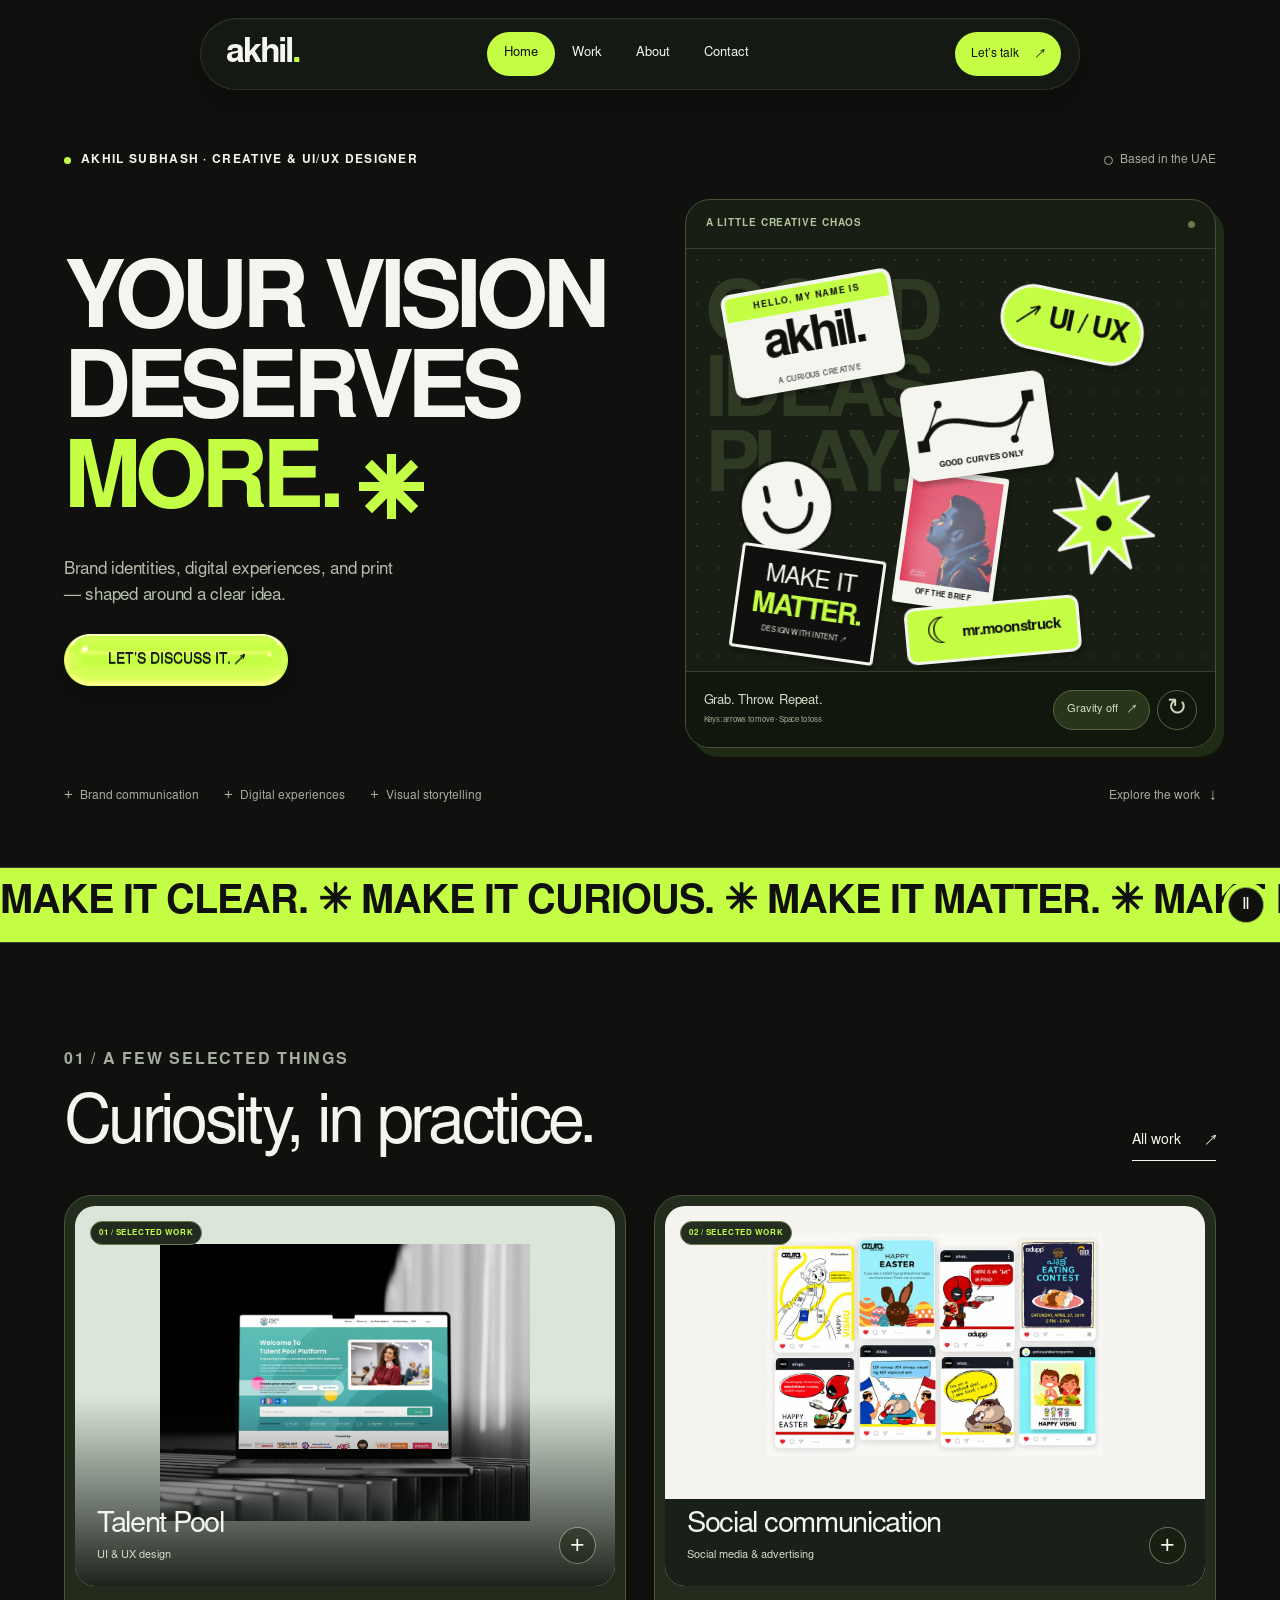
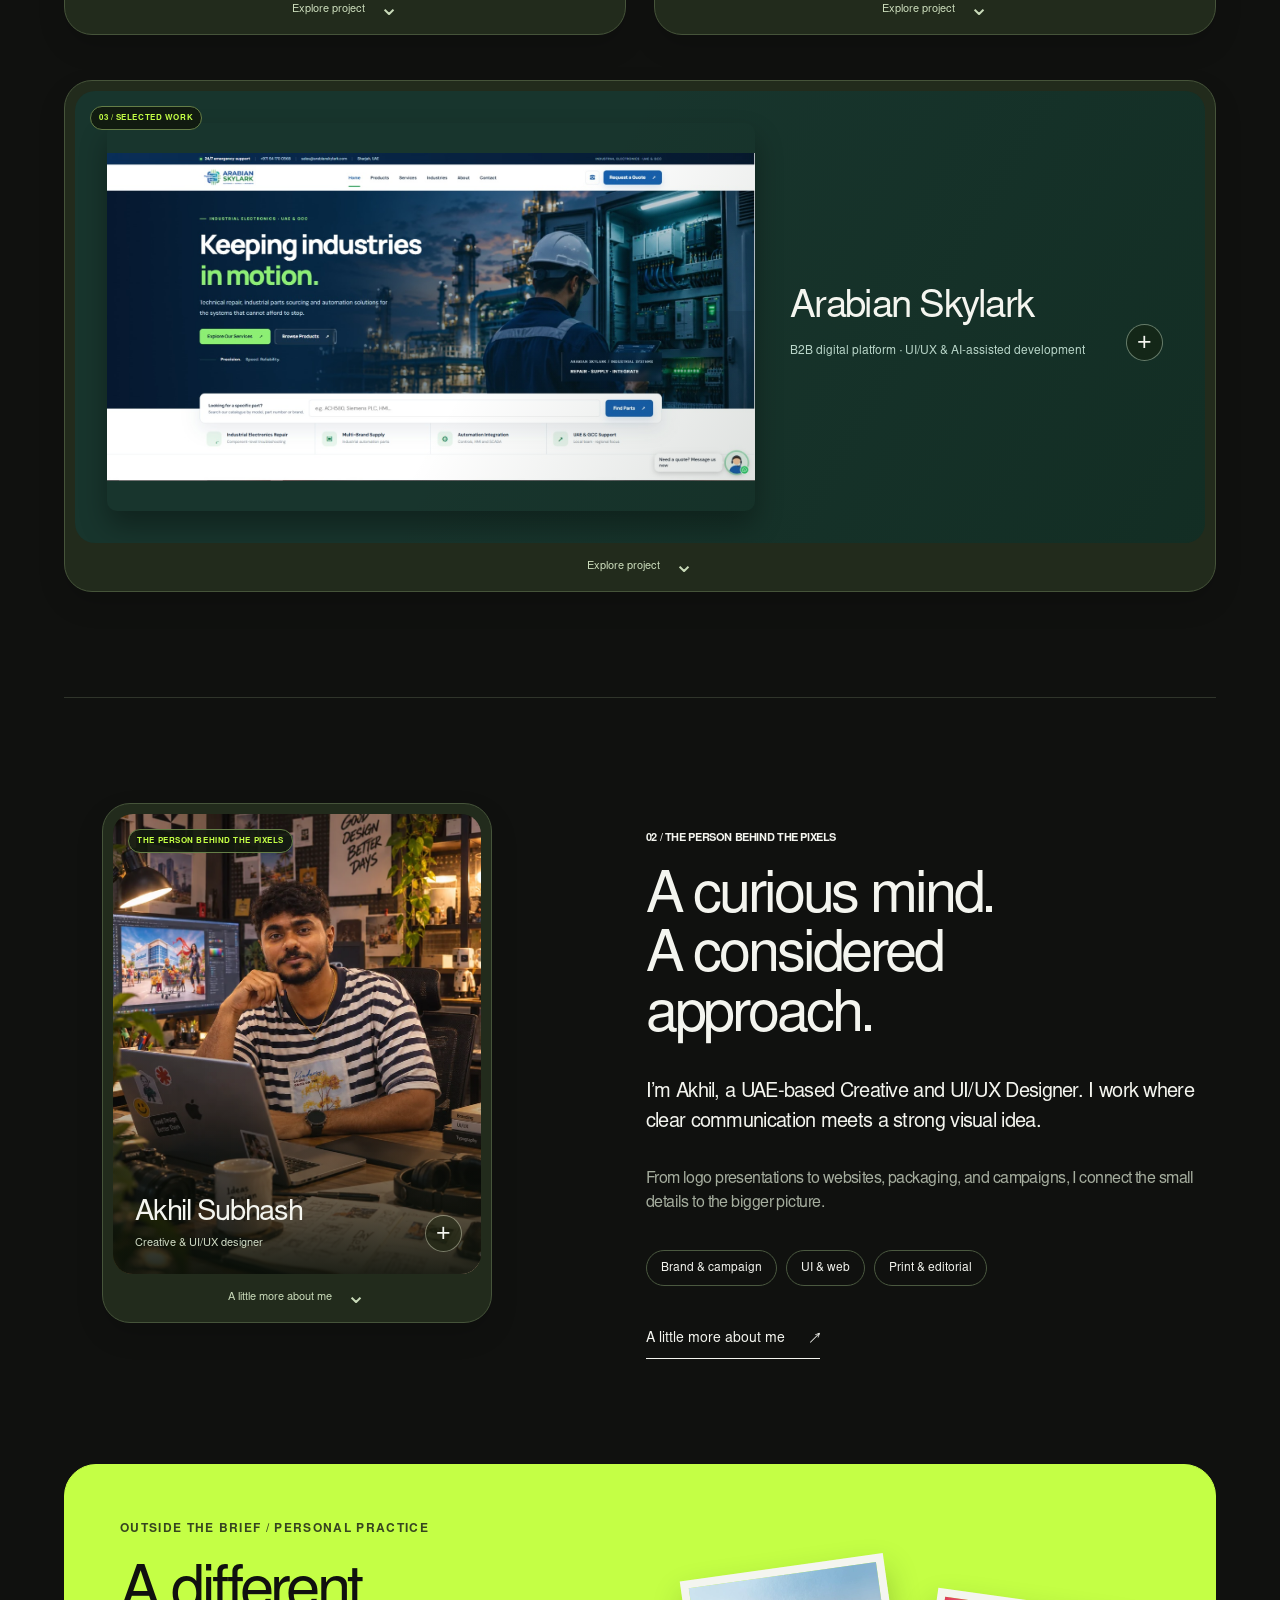
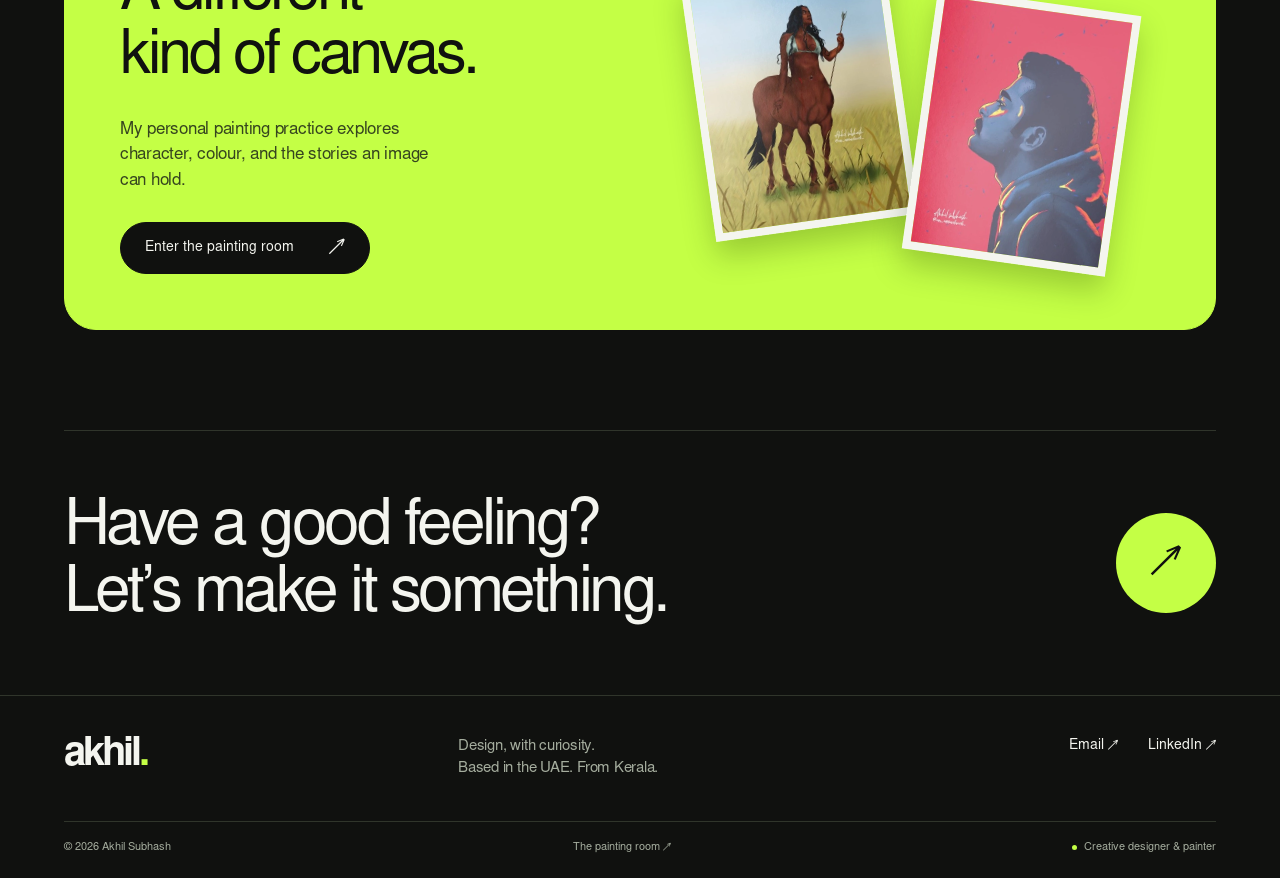
<file: index.html>
<!doctype html>
<html lang="en">
<head>
  <meta charset="utf-8">
  <meta name="viewport" content="width=device-width, initial-scale=1">
  <meta name="description" content="Akhil Subhash — UAE-based Creative and UI/UX Designer. Explore work across brand communication, digital interfaces, print, and painting.">
  <meta name="robots" content="noindex, nofollow">
  <meta name="theme-color" content="#10110f">
  <title>Akhil Subhash — Design, with curiosity.</title>
  <link rel="icon" href="data:image/svg+xml,%3Csvg xmlns='http://www.w3.org/2000/svg' viewBox='0 0 100 100'%3E%3Crect width='100' height='100' rx='28' fill='%23d8fa38'/%3E%3Ctext x='25' y='76' font-family='Arial' font-weight='bold' font-size='85'%3Ea%3C/text%3E%3C/svg%3E">
  <link rel="preload" href="assets/sans.otf" as="font" type="font/otf" crossorigin>
  <link rel="stylesheet" href="styles.css">
  <link rel="stylesheet" href="resume.css">
  <script src="resume.js" defer></script>
  <link rel="stylesheet" href="dark.css">
  <link rel="stylesheet" href="showcase.css">
  <script src="showcase.js" defer></script>
  <link rel="stylesheet" href="lanyard.css">
  <script src="lanyard.js" defer></script>
  <script src="gravity.js" defer></script>
  <link rel="stylesheet" href="portfolio-polish.css">
  <script src="project-media.js" defer></script>
  <script src="portfolio-polish.js" defer></script>
  <script src="app.js?v=20261112-paintings" defer></script>
  <link rel="stylesheet" href="venom/style.css">
  <script src="venom/venom-button.js" defer></script>
</head>
<body>
  <a href="#main" class="skip-link">Skip to content</a>
  <header class="header">
    <a class="wordmark" href="#/home" aria-label="Akhil — Home">akhil<span class="logo-dot">.</span></a>
    <nav class="nav" aria-label="Main navigation">
      <a href="#/home" data-nav="home">Home</a><a href="#/work" data-nav="work">Work</a><a href="#/about" data-nav="about">About</a><a href="#/contact" data-nav="contact">Contact</a>
    </nav>
    <a class="header-cta" href="#/contact">Let’s talk <span aria-hidden="true">↗</span></a>
    <span class="island-current-page" aria-hidden="true">Home</span>
    <button class="menu-toggle" aria-label="Open navigation" aria-expanded="false" aria-controls="mobile-nav"><span></span><span></span></button>
    <nav class="mobile-nav" id="mobile-nav" aria-label="Mobile navigation" hidden>
      <a href="#/home">Home <span>01</span></a><a href="#/work">Work <span>02</span></a><a href="#/about">About <span>03</span></a><a href="#/paintings">Paintings <span>04</span></a><a href="#/contact">Contact <span>05</span></a>
    </nav>
  </header>
  <main id="main" tabindex="-1"></main>
  <footer class="footer">
    <div class="footer-top"><a href="#/home" class="wordmark">akhil<span class="logo-dot">.</span></a><p>Design, with curiosity.<br>Based in the UAE. From Kerala.</p><div><a href="mailto:akhilts525@gmail.com">Email ↗</a><a href="https://www.linkedin.com/in/akhilts-design" target="_blank" rel="noopener noreferrer">LinkedIn ↗</a></div></div>
    <div class="footer-bottom"><span>© 2026 Akhil Subhash</span><a href="#/paintings">The painting room ↗</a><span class="private-label"><i></i> Creative designer & painter</span></div>
  </footer>
  <dialog id="project-dialog" class="project-dialog" aria-labelledby="dialog-title"></dialog>
  <dialog id="media-dialog" class="media-dialog" aria-labelledby="media-title"></dialog>
  <dialog id="resume-dialog" class="resume-dialog" aria-labelledby="resume-title"></dialog>
  <dialog id="art-dialog" class="art-dialog" aria-labelledby="art-title"></dialog>
  <div id="toast" class="toast" role="status" aria-live="polite"></div>
  <noscript><p class="no-script">Please enable JavaScript to explore this interactive portfolio. You can also <a href="assets/Akhil-Subhash-Portfolio.pdf">view the existing portfolio PDF</a> or email <a href="mailto:akhilts525@gmail.com">akhilts525@gmail.com</a>.</p></noscript>
</body>
</html>
</file>
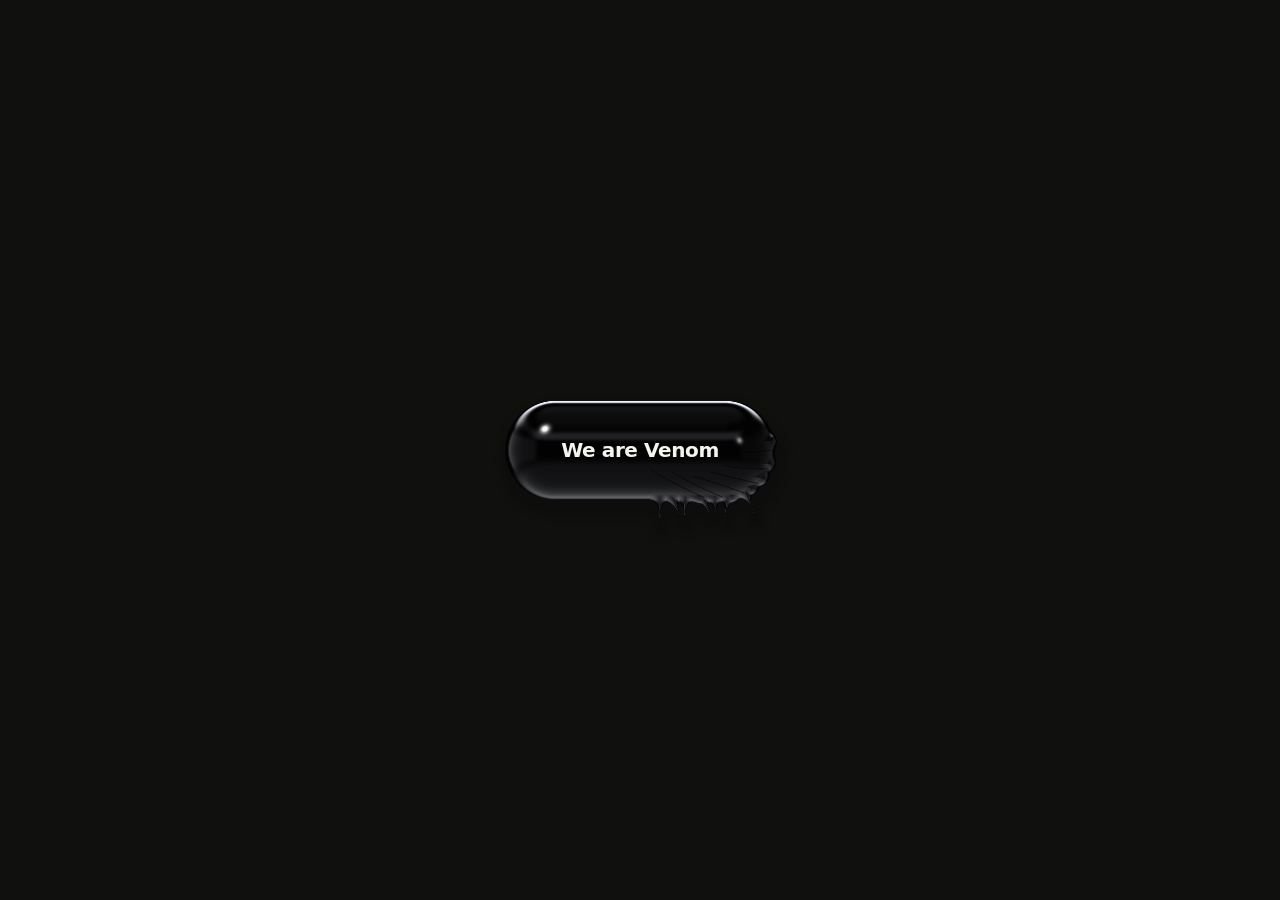
<file: venom-preview.html>
<!doctype html><html lang="en"><head><meta charset="utf-8"><meta name="viewport" content="width=device-width,initial-scale=1"><meta name="robots" content="noindex,nofollow"><meta name="theme-color" content="#10110f"><title>Venom Button — Akhil portfolio preview</title><link rel="stylesheet" href="venom/style.css"><style>html,body{margin:0;width:100%;height:100%;background:#10110f}main{width:100%;height:100svh;min-height:300px;overflow:hidden}</style><script src="venom/venom-button.js" defer></script></head><body><main data-venom-preview aria-label="OriginKit Venom Button preview"></main></body></html>
</file>
<file: styles.css>
@font-face{font-family:Studio;src:url('assets/sans.otf') format('opentype');font-weight:400;font-display:swap}
@font-face{font-family:Studio;src:url('assets/sans-bold.otf') format('opentype');font-weight:700;font-display:swap}
:root{--paper:#f7f7f2;--ink:#20211e;--muted:#62645c;--line:#dedfd5;--lime:#d8fa38;--blue:#2259e8;--gutter:clamp(22px,5vw,88px)}
*{box-sizing:border-box}html{scroll-behavior:smooth;scroll-padding-top:115px}body{margin:0;background:var(--paper);color:var(--ink);font-family:Studio,Arial,sans-serif;font-size:17px;line-height:1.5;-webkit-font-smoothing:antialiased}body.locked{overflow:hidden}a{color:inherit;text-decoration:none}button,input,select,textarea{font:inherit}button,a,input,select,textarea{-webkit-tap-highlight-color:transparent}button,a{touch-action:manipulation}button{cursor:pointer;color:inherit;border:0}button:disabled{cursor:default}button:focus-visible,a:focus-visible,input:focus-visible,textarea:focus-visible,select:focus-visible{outline:3px solid var(--blue);outline-offset:5px}img{display:block;max-width:100%;height:auto}h1,h2,h3,p{margin:0}h1,h2,h3{font-weight:400;line-height:1.04;letter-spacing:-.055em}h1{font-size:clamp(62px,7.5vw,116px)}h2{font-size:clamp(40px,5.2vw,76px)}h3{font-size:30px;letter-spacing:-.035em}p{letter-spacing:-.015em}::selection{background:var(--lime);color:var(--ink)}[hidden]{display:none!important}.eyebrow{font-size:12px;font-weight:700;letter-spacing:.11em;text-transform:uppercase;display:flex;align-items:center;gap:10px}.eyebrow .dot{width:7px;height:7px;border-radius:50%;background:var(--blue)}.muted{color:var(--muted)}.wrap{padding-left:var(--gutter);padding-right:var(--gutter);max-width:1800px;margin:auto}.section{padding-top:105px;padding-bottom:105px}.skip-link{position:fixed;top:-100px;left:20px;padding:12px 20px;background:var(--lime);z-index:100}.skip-link:focus{top:20px}.header{height:100px;display:flex;align-items:center;justify-content:space-between;padding:0 var(--gutter);position:relative;z-index:20;border-bottom:1px solid var(--line);background:var(--paper)}.wordmark{font-size:40px;font-weight:700;letter-spacing:-.075em;line-height:1}.logo-dot{color:var(--blue)}.nav{display:flex;gap:3px;border:1px solid #d9dad2;border-radius:100px;padding:5px;background:#eeeee8}.nav a{font-size:14px;padding:9px 21px;border-radius:100px;transition:background .18s,color .18s}.nav a[aria-current=page]{background:var(--ink);color:white}.nav a:hover:not([aria-current=page]){background:#fff}.header-cta{font-size:14px;border-bottom:1px solid var(--ink);padding:6px 0;display:flex;gap:28px}.menu-toggle,.mobile-nav{display:none}.hero{padding-top:62px;padding-bottom:68px}.hero-topline{display:flex;justify-content:space-between;gap:20px;margin-bottom:38px}.location{font-size:12px;color:var(--muted);display:flex;align-items:center;gap:7px}.location:before{content:'';width:7px;height:7px;border:1px solid currentColor;border-radius:50%}.hero-grid{display:grid;grid-template-columns:1.16fr 1fr;gap:20px;align-items:center}.hero h1{font-size:clamp(66px,7.5vw,115px);line-height:.96;font-weight:700;letter-spacing:-.06em;position:relative;z-index:2}.hero h1 .last-line{display:flex;align-items:center;gap:20px}.hero-star{width:74px;height:74px;color:var(--blue);flex-shrink:0}.hero-copy{max-width:350px;font-size:17px;margin:30px 0 25px;color:#56594f}.button{display:inline-flex;align-items:center;justify-content:center;gap:35px;min-height:52px;padding:14px 24px;border-radius:100px;background:var(--ink);color:white;font-size:14px;line-height:1.2;transition:background .2s,transform .2s;white-space:nowrap}.button:hover{background:#3c3e35;transform:translateY(-2px)}.button .arrow{font-size:22px;line-height:1}.button.light{background:var(--paper);color:var(--ink)}.button.outline{background:transparent;border:1px solid #b9bcb0;color:var(--ink)}.button.blue{background:var(--blue)}.text-link{display:inline-flex;align-items:center;gap:25px;font-size:14px;border-bottom:1px solid;padding:8px 0}.text-link span{transition:transform .2s}.text-link:hover span{transform:translate(3px,-3px)}.hero-stage{position:relative;aspect-ratio:1.04;border-radius:32px;background:#e6e9dc;isolation:isolate;overflow:hidden;display:block}.stage-grid{position:absolute;inset:0;background-image:linear-gradient(#00000006 1px,transparent 1px),linear-gradient(90deg,#00000006 1px,transparent 1px);background-size:36px 36px}.stage-orbit{position:absolute;width:83%;aspect-ratio:1;border:1px solid #b3bba8;border-radius:50%;left:8%;top:10%}.stage-orbit:after{content:'';width:10px;height:10px;background:var(--blue);border-radius:50%;position:absolute;left:10%;top:17%}.stage-window{position:absolute;top:15%;left:10%;width:75%;border-radius:12px;background:#fff;box-shadow:0 16px 35px #1b28131c;transform:rotate(-8deg);transition:transform .45s;overflow:hidden}.stage-window img{width:100%;aspect-ratio:1.62;object-fit:cover}.window-bar{height:26px;display:flex;align-items:center;gap:4px;padding:0 11px;background:#fff}.window-bar i{width:4px;height:4px;border-radius:50%;background:#cacdc6}.window-bar span{font-size:8px;margin-left:auto;letter-spacing:.05em}.stage-art{position:absolute;width:28%;right:6%;bottom:13%;border:6px solid #fefdf5;box-shadow:0 9px 24px #10240f33;transform:rotate(10deg);transition:transform .45s}.stage-art img{aspect-ratio:.78;object-fit:cover}.stage-ticket{position:absolute;left:6%;bottom:13%;width:55%;padding:18px 20px;background:var(--lime);border-radius:15px;transform:rotate(-5deg);box-shadow:0 6px 15px #0000000c}.stage-ticket strong{font-size:clamp(19px,2.5vw,36px);letter-spacing:-.06em;font-weight:400;line-height:1.05;display:block}.stage-ticket span{font-size:10px;display:block;margin-top:12px}.stage-note{position:absolute;bottom:20px;left:23px;font-size:10px;letter-spacing:.08em;text-transform:uppercase;color:#5f6657}.stage-corner{position:absolute;right:23px;top:22px;width:39px;height:39px;display:grid;place-items:center;border-radius:50%;border:1px solid #aeb8a4;font-size:22px}.hero-stage:hover .stage-window{transform:rotate(-5deg) translateY(-4px)}.hero-stage:hover .stage-art{transform:rotate(6deg) translateY(-4px)}.hero-footer{display:flex;justify-content:space-between;align-items:center;margin-top:43px;font-size:12px;color:var(--muted)}.hero-footer a{display:flex;align-items:center;gap:10px}.disciplines{display:flex;gap:25px}.discipline{display:flex;align-items:center;gap:7px}.discipline:before{content:'+';font-size:15px}.section-heading{display:flex;align-items:end;justify-content:space-between;gap:25px;margin-bottom:34px}.section-heading .eyebrow{margin-bottom:20px}.section-heading p{max-width:330px;font-size:16px;color:var(--muted)}.selected-section{border-top:1px solid var(--line)}.project-grid{display:grid;grid-template-columns:repeat(2,minmax(0,1fr));gap:45px 28px}.project-card{display:block;width:100%;text-align:left;background:transparent;padding:0;border-radius:22px 22px 5px 5px}.project-media{position:relative;aspect-ratio:1.39;border-radius:22px;overflow:hidden;background:var(--card-bg,#e6e9df);display:flex;align-items:center;justify-content:center}.project-media>img{width:100%;height:100%;object-fit:cover;transition:transform .45s cubic-bezier(.2,.65,.3,1)}.project-card:hover .project-media>img{transform:scale(1.035)}.project-card.talent .project-media{padding:10% 8%;background:#d5e6d9}.project-card.talent .project-media>img{height:auto;box-shadow:0 15px 30px #14352a1f;border-radius:5px;transform:rotate(-3deg)}.project-card.talent:hover .project-media>img{transform:rotate(0) scale(1.025)}.project-card.web .project-media{background:#e2e5fe;padding:5%}.project-card.web img{object-fit:contain;border-radius:12px}.project-card.social .project-media{background:#ebe7df;padding:5%}.project-card.social img{object-fit:contain;border-radius:7px}.project-card.print .project-media{background:#dfe6f2;padding:6%}.project-card.print img{object-fit:contain}.project-card.painting .project-media{background:#e1d9f0;padding:7%;gap:5%;align-items:center}.painting-thumb{width:38%!important;height:85%!important;object-fit:cover!important;border:5px solid #f9f5ec;box-shadow:0 6px 20px #23202626;transform:rotate(-6deg)}.painting-thumb+img{transform:rotate(7deg);width:34%!important;height:78%!important}.card-arrow{position:absolute;right:18px;bottom:18px;width:44px;height:44px;display:grid;place-items:center;background:#fff;border-radius:50%;font-size:22px;transition:transform .2s,background .2s}.project-card:hover .card-arrow{transform:rotate(45deg);background:var(--lime)}.project-tag{position:absolute;top:18px;left:18px;font-size:10px;font-weight:700;letter-spacing:.04em;padding:6px 10px;border-radius:100px;background:#ffffffdf}.placeholder-tag{background:var(--lime);color:var(--ink)}.project-meta{display:flex;justify-content:space-between;align-items:start;gap:20px;margin-top:18px}.project-meta h3{font-size:25px}.project-meta p{font-size:13px;color:var(--muted);margin-top:6px}.project-index{font-size:11px;font-family:monospace;padding-top:6px;color:var(--muted)}.placeholder-art{width:100%;height:100%;display:flex;flex-direction:column;justify-content:space-between;padding:35px;border:1px dashed #a8afa3;border-radius:22px;background:#eff0e7}.placeholder-art .placeholder-mark{font-size:100px;line-height:1;font-weight:400;letter-spacing:-.09em;color:#b8c1ab}.placeholder-art strong{font-size:clamp(32px,4vw,58px);line-height:1.05;letter-spacing:-.055em;font-weight:400;max-width:340px}.placeholder-art p{font-size:12px;margin-top:14px;color:var(--muted)}.approach{display:grid;grid-template-columns:1fr 1fr;gap:12%;border-top:1px solid var(--line)}.approach h2{margin-top:25px}.approach-copy{padding-top:10px}.approach-copy>p{font-size:25px;line-height:1.4;margin-bottom:30px;letter-spacing:-.035em}.approach-details{margin:35px 0;display:flex;gap:9px;flex-wrap:wrap}.pill{display:inline-flex;padding:8px 14px;font-size:12px;border:1px solid #cfd2c6;border-radius:100px}.art-feature{padding:55px;border-radius:32px;background:#214fdf;color:white;display:grid;grid-template-columns:1fr 1fr;gap:50px;align-items:center;overflow:hidden}.art-feature .eyebrow{color:#c6d4ff}.art-feature h2{margin:26px 0;font-size:clamp(43px,4.8vw,72px)}.art-feature p{color:#d1dcff;max-width:310px;margin-bottom:28px}.art-feature-images{display:flex;align-items:center;justify-content:center;gap:22px;padding:20px}.art-feature-images img{width:45%;aspect-ratio:.78;object-fit:cover;border:8px solid #f4f1e6;transform:rotate(-8deg);box-shadow:0 15px 30px #0c205055}.art-feature-images img+img{transform:rotate(8deg) translateY(35px)}.contact-strip{margin-top:100px;padding:65px 0;border-top:1px solid var(--line);display:flex;align-items:center;justify-content:space-between;gap:30px}.contact-strip h2{font-size:clamp(36px,5vw,70px)}.contact-strip .circle-link{width:100px;aspect-ratio:1;background:var(--lime);display:grid;place-items:center;border-radius:50%;font-size:42px;flex-shrink:0;transition:transform .2s}.contact-strip .circle-link:hover{transform:rotate(45deg)}.footer{border-top:1px solid var(--line);padding:40px var(--gutter) 22px}.footer-top{display:grid;grid-template-columns:1fr 1fr 1fr;gap:30px;padding-bottom:40px;align-items:start}.footer-top p{font-size:15px;color:var(--muted)}.footer-top>div{display:flex;justify-content:flex-end;gap:30px;font-size:14px}.footer-bottom{padding-top:18px;border-top:1px solid var(--line);display:flex;justify-content:space-between;gap:20px;font-size:11px;color:var(--muted)}.private-label{display:flex;align-items:center;gap:7px}.private-label i{width:5px;height:5px;border-radius:50%;background:#737b64}.page-intro{padding-top:70px;padding-bottom:45px}.page-intro>.eyebrow{margin-bottom:30px}.page-intro h1{font-size:clamp(60px,8vw,112px)}.page-intro .intro-row{display:flex;justify-content:space-between;align-items:end;gap:40px}.intro-row>p{max-width:340px;color:var(--muted);font-size:17px;padding-bottom:8px}.work-controls{display:flex;justify-content:space-between;gap:20px;padding:15px 0 24px;align-items:center;flex-wrap:wrap}.filters{display:flex;gap:7px;flex-wrap:wrap}.filter{padding:10px 16px;background:transparent;border:1px solid #d3d6c8;border-radius:100px;font-size:13px;transition:background .2s}.filter small{font-size:10px;margin-left:7px;opacity:.65}.filter[aria-pressed=true]{background:var(--ink);color:white;border-color:var(--ink)}.filter:hover:not([aria-pressed=true]){background:#e7e9df}.search{position:relative}.search input{border:0;border-bottom:1px solid #b8bcae;border-radius:0;background:transparent;padding:10px 25px 10px 0;width:190px;font-size:13px;color:var(--ink)}.search span{position:absolute;right:4px;top:7px;font-size:19px;pointer-events:none}.results-bar{font-size:11px;letter-spacing:.02em;color:var(--muted);border-top:1px solid var(--line);padding:14px 0 24px}.work-content{padding-bottom:70px}.empty-state{padding:80px 20px;text-align:center;border:1px dashed #a4ac94;border-radius:22px;grid-column:1/-1}.empty-state h3{margin-bottom:15px}.empty-state p{margin-bottom:25px}.availability-note{margin-top:42px;padding:20px 0;border-top:1px solid var(--line);font-size:12px;color:var(--muted);max-width:750px}.about-hero{display:grid;grid-template-columns:1.25fr 1fr;gap:7%;align-items:center;padding-top:70px;padding-bottom:90px}.about-hero h1{font-size:clamp(58px,6.7vw,99px);margin:30px 0}.about-hero .lead{max-width:510px;font-size:22px;line-height:1.45}.about-graphic{background:#e4eacf;border-radius:28px;aspect-ratio:.96;display:flex;align-items:center;justify-content:center;position:relative;overflow:hidden}.about-letter{font-size:clamp(220px,31vw,480px);line-height:1;font-weight:700;letter-spacing:-.09em;transform:translate(-5px,-30px);z-index:2}.about-ring{width:90%;aspect-ratio:1;border:1px solid #bec9a8;border-radius:50%;position:absolute}.about-ring:after{content:'';position:absolute;width:27%;aspect-ratio:1;top:3%;right:0;background:var(--blue);border-radius:50%}.about-note{position:absolute;left:25px;bottom:24px;font-size:10px;letter-spacing:.07em}.about-spark{position:absolute;bottom:15%;right:13%;width:90px;height:90px;background:var(--lime);border-radius:25%;transform:rotate(14deg);z-index:3;display:grid;place-items:center;font-size:65px;line-height:1}.about-detail{display:grid;grid-template-columns:1fr 1.25fr;gap:12%;border-top:1px solid var(--line);padding-top:65px;padding-bottom:65px}.about-detail h2{font-size:49px}.about-detail p{max-width:570px;font-size:19px;line-height:1.65}.about-detail p+p{margin-top:20px}.experience{border-top:1px solid var(--line);padding:65px 0 85px;display:grid;grid-template-columns:1fr 1.25fr;gap:12%}.experience h2{font-size:49px}.timeline-row{border-bottom:1px solid var(--line);padding:22px 0;display:grid;grid-template-columns:110px 1fr;gap:20px}.timeline-row:first-child{padding-top:0}.timeline-row time{font-size:12px;color:var(--muted);padding-top:5px}.timeline-row h3{font-size:23px;line-height:1.2}.timeline-row p{font-size:13px;color:var(--muted);margin-top:7px}.tool-section{display:grid;grid-template-columns:1fr 1.25fr;gap:12%;padding:50px 0;border-top:1px solid var(--line)}.tool-section h2{font-size:40px}.tool-list{display:flex;gap:10px;flex-wrap:wrap;align-content:start}.tool-list .pill{font-size:14px;background:#eceee4;padding:11px 18px;border:none}.education{font-size:14px;margin-top:25px;color:var(--muted)}.contact-page{padding-top:70px;padding-bottom:80px}.contact-layout{display:grid;grid-template-columns:1fr .9fr;gap:10%;align-items:start}.contact-page h1{font-size:clamp(67px,7.4vw,110px);margin:30px 0}.contact-page h1 em{font-style:normal;color:var(--blue)}.contact-copy{font-size:18px;color:var(--muted);max-width:350px}.contact-options{margin-top:40px;display:flex;flex-direction:column;align-items:start;gap:12px}.email-row{display:flex;align-items:center;gap:15px;flex-wrap:wrap}.email-row a{font-size:clamp(19px,2vw,26px);letter-spacing:-.04em;border-bottom:1px solid}.copy-button{width:37px;height:37px;display:grid;place-items:center;border-radius:50%;background:#e7ebdb;font-size:17px}.contact-options>.text-link{font-size:14px;color:var(--muted)}.contact-form{background:#ecefe3;border-radius:26px;padding:35px;margin-top:15px}.contact-form h2{font-size:29px;margin-bottom:8px}.contact-form>p{font-size:13px;color:var(--muted);margin-bottom:28px}.form-row{display:grid;grid-template-columns:1fr 1fr;gap:20px}.field{margin-bottom:24px;display:block}.field>span{display:block;font-size:12px;margin-bottom:8px}.field input,.field select,.field textarea{width:100%;min-width:0;border:0;border-bottom:1px solid #bfc6ad;background:transparent;padding:9px 0;font-size:14px;color:var(--ink);border-radius:0}.field textarea{min-height:115px;resize:vertical;line-height:1.5}.form-note{font-size:11px;color:var(--muted);margin-top:16px}.form-status{font-size:12px;margin-top:15px}.contact-sidenote{margin-top:38px;padding-top:20px;border-top:1px solid var(--line);font-size:12px;color:var(--muted);display:flex;gap:20px;justify-content:space-between}.gallery-intro{padding-top:70px;padding-bottom:45px}.gallery-intro h1{margin:30px 0 20px;font-size:clamp(65px,9vw,130px)}.gallery-intro h1 span{font-family:Georgia,serif;font-style:italic;letter-spacing:-.06em;color:var(--blue)}.gallery-intro>p{max-width:530px;font-size:19px;color:var(--muted)}.gallery-toolbar{display:flex;align-items:center;justify-content:space-between;padding:28px 0;border-top:1px solid var(--line);font-size:12px;color:var(--muted);gap:20px}.gallery-grid{display:grid;grid-template-columns:repeat(3,minmax(0,1fr));gap:28px;padding-bottom:65px}.art-card{background:transparent;text-align:left;padding:0;border-radius:20px}.art-image{background:#e5e7df;border-radius:20px;padding:30px;aspect-ratio:.77;display:grid;place-items:center;position:relative;overflow:hidden}.art-card:nth-child(2) .art-image{background:#e3ded6}.art-card:nth-child(3) .art-image{background:#dce1ed}.art-image img{width:100%;box-shadow:0 8px 20px #18203324;transition:transform .35s}.art-card:hover .art-image img{transform:scale(1.035)}.art-image .expand{position:absolute;bottom:14px;right:16px;background:var(--paper);width:35px;height:35px;border-radius:50%;display:grid;place-items:center;font-size:18px}.art-card h2{font-size:24px;margin:18px 0 7px;letter-spacing:-.03em}.art-card p{font-size:12px;color:var(--muted)}.gallery-pending{border:1px dashed #b5bcaa;border-radius:22px;padding:30px;margin-bottom:20px;display:flex;justify-content:space-between;align-items:center;gap:25px}.gallery-pending h3{font-size:25px;margin-bottom:10px}.gallery-pending p{font-size:13px;color:var(--muted);max-width:540px}.gallery-pending .plus{font-size:48px;color:#8a9674}.project-dialog{border:0;padding:0;border-radius:24px;background:var(--paper);color:var(--ink);width:min(1050px,calc(100% - 40px));max-height:calc(100dvh - 50px);overflow:auto;overscroll-behavior:contain}.project-dialog::backdrop,.art-dialog::backdrop{background:#11150caa;backdrop-filter:blur(8px)}.dialog-top{position:sticky;top:0;z-index:5;display:flex;justify-content:space-between;align-items:center;padding:15px 30px;background:#f7f7f2ee;border-bottom:1px solid var(--line);backdrop-filter:blur(10px)}.dialog-top>span{font-size:11px;letter-spacing:.08em;text-transform:uppercase}.close-button{border:1px solid #d0d2c7;background:transparent;width:39px;height:39px;border-radius:50%;font-size:25px;line-height:1}.dialog-body{padding:40px}.dialog-body h2{font-size:clamp(35px,5vw,66px);margin:15px 0 24px}.dialog-lead{font-size:20px;line-height:1.4;max-width:720px}.project-facts{display:grid;grid-template-columns:repeat(3,1fr);margin:32px 0;gap:20px;border-top:1px solid var(--line);border-bottom:1px solid var(--line);padding:20px 0}.project-facts dt{font-size:10px;text-transform:uppercase;letter-spacing:.08em;color:var(--muted);margin-bottom:8px}.project-facts dd{font-size:14px;margin:0}.detail-image{background:#e7eae0;border-radius:12px;padding:15px;margin:20px 0 0}.detail-image img{width:100%;max-height:700px;object-fit:contain}.detail-image figcaption{font-size:11px;color:var(--muted);padding:13px 2px 2px}.detail-image.portrait img{max-height:600px}.dialog-note{background:#e8eddb;padding:22px;border-radius:14px;margin:25px 0;font-size:14px}.dialog-note strong{display:block;margin-bottom:7px}.project-description{font-size:16px;line-height:1.7;margin:25px 0;color:var(--muted);max-width:730px}.dialog-bottom{display:flex;justify-content:space-between;align-items:center;padding-top:25px;border-top:1px solid var(--line);margin-top:30px;gap:20px}.dialog-next{display:flex;gap:10px}.icon-button{border:1px solid #c6ccba;background:transparent;min-width:42px;height:42px;border-radius:100px;font-size:20px}.art-dialog{border:0;border-radius:20px;padding:0;background:#181b17;color:#f8f8f2;width:min(1100px,calc(100% - 36px));max-height:calc(100dvh - 36px);overflow:auto}.art-dialog .dialog-top{background:#181b17ed;border-bottom-color:#3a4035}.art-dialog .close-button{color:white;border-color:#555e4d}.art-viewer{display:grid;grid-template-columns:1fr 260px;align-items:center;gap:35px;padding:25px 35px}.art-viewer>img{max-height:calc(100dvh - 190px);max-width:100%;width:auto;justify-self:center;object-fit:contain}.art-info h2{font-size:38px}.art-info p{font-size:13px;line-height:1.6;color:#aeb8a3;margin:15px 0 28px}.art-info .icon-button{color:white;border-color:#555e4d}.art-counter{font-size:11px;color:#aeb8a3;margin-bottom:20px}.toast{position:fixed;bottom:25px;left:50%;transform:translate(-50%,15px);padding:12px 22px;border-radius:100px;box-shadow:0 5px 20px #0002;background:var(--ink);color:white;font-size:13px;z-index:100;opacity:0;pointer-events:none;transition:opacity .2s,transform .2s}.toast.show{opacity:1;transform:translate(-50%,0)}.no-script{padding:40px;background:var(--lime)}.reveal{animation:arrive .5s ease both}@keyframes arrive{from{opacity:0;transform:translateY(15px)}to{opacity:1;transform:translateY(0)}}main:focus{outline:0}.page-enter{animation:pageIn .35s ease both}@keyframes pageIn{from{opacity:.3;transform:translateY(8px)}to{opacity:1;transform:translateY(0)}}
@media(min-width:1600px){.header,.footer{padding-left:max(var(--gutter),calc((100vw - 1624px)/2));padding-right:max(var(--gutter),calc((100vw - 1624px)/2))}.hero-stage{max-height:620px}.hero h1{font-size:130px}}
@media(max-width:1000px){.hero-grid{grid-template-columns:1.1fr 1fr}.hero h1{font-size:clamp(62px,7.6vw,88px)}.hero-star{width:50px;height:50px}.hero-copy{font-size:15px}.hero-topline{margin-bottom:35px}.hero-stage{aspect-ratio:.9}.stage-ticket{padding:15px}.stage-note{font-size:8px}.project-meta h3{font-size:22px}.section{padding-top:75px;padding-bottom:75px}.art-feature{padding:35px;gap:20px}.art-feature-images{gap:8px;padding:5px}.art-feature-images img{border-width:5px}.contact-layout{gap:6%}.contact-form{padding:25px}.contact-page h1{font-size:75px}.form-row{grid-template-columns:1fr;gap:0}.about-detail,.experience,.tool-section{gap:7%;grid-template-columns:.85fr 1.2fr}.gallery-grid{gap:18px}.art-image{padding:20px}.gallery-intro h1{font-size:90px}.intro-row>p{max-width:280px}.work-controls{align-items:start}.search input{width:160px}}
@media(max-width:700px){:root{--gutter:22px}.header{height:78px}.wordmark{font-size:35px}.nav,.header-cta{display:none}.menu-toggle{display:flex;width:42px;height:42px;flex-direction:column;justify-content:center;gap:6px;background:transparent;padding:8px}.menu-toggle span{display:block;width:25px;height:1px;background:var(--ink);transition:transform .2s}.menu-toggle[aria-expanded=true] span:first-child{transform:translateY(3.5px) rotate(45deg)}.menu-toggle[aria-expanded=true] span+span{transform:translateY(-3.5px) rotate(-45deg)}.mobile-nav:not([hidden]){display:block;position:absolute;top:77px;left:0;right:0;background:var(--paper);padding:12px 22px 25px;border-bottom:1px solid var(--line);box-shadow:0 20px 20px #20211e0d}.mobile-nav a{display:flex;justify-content:space-between;font-size:31px;letter-spacing:-.05em;padding:10px 0;border-bottom:1px solid var(--line)}.mobile-nav a span{font-size:11px;letter-spacing:0;padding-top:10px;color:var(--muted)}.hero{padding-top:32px;padding-bottom:35px}.hero-topline{margin-bottom:30px}.eyebrow{font-size:10px;letter-spacing:.09em}.hero-topline .location{display:none}.hero-grid{grid-template-columns:1fr;gap:32px}.hero h1{font-size:clamp(63px,13.5vw,94px);line-height:.97;max-width:550px}.hero h1 .last-line{gap:15px}.hero-star{width:58px;height:58px}.hero-copy{margin-top:23px;max-width:300px;font-size:16px}.button{min-height:49px;padding:14px 22px;font-size:13px}.hero-stage{aspect-ratio:1.12;border-radius:24px;max-height:none}.stage-ticket strong{font-size:30px}.stage-ticket{padding:17px}.stage-note{font-size:9px}.hero-footer{margin-top:25px}.hero-footer>span{display:none}.disciplines{gap:15px;font-size:10px}.hero-footer>a{font-size:10px}.section{padding-top:55px;padding-bottom:55px}.section-heading{align-items:start;margin-bottom:26px}.section-heading h2{font-size:45px}.section-heading .eyebrow{margin-bottom:14px}.section-heading .text-link{align-self:end;font-size:12px;gap:12px}.section-heading>p{display:none}.project-grid{grid-template-columns:1fr;gap:33px}.project-media{aspect-ratio:1.28;border-radius:18px}.project-meta{margin-top:15px}.project-meta h3{font-size:24px}.project-meta p{font-size:12px}.project-tag{top:14px;left:14px;font-size:9px}.approach{grid-template-columns:1fr;gap:30px}.approach h2{font-size:48px;max-width:350px;margin-top:20px}.approach-copy{padding:0}.approach-copy>p{font-size:21px}.approach-details{margin:25px 0}.art-feature{grid-template-columns:1fr;padding:30px 25px;gap:25px;border-radius:24px}.art-feature h2{font-size:49px;margin:20px 0}.art-feature p{font-size:15px}.art-feature-images{padding:15px 8px 30px;gap:20px}.art-feature-images img{width:43%;border-width:6px}.art-feature-images img+img{transform:rotate(8deg) translateY(10px)}.contact-strip{margin-top:55px;padding:40px 0;gap:15px}.contact-strip h2{font-size:42px}.contact-strip .circle-link{width:65px;font-size:30px}.footer{padding-top:30px}.footer-top{grid-template-columns:1fr 1.5fr;gap:25px;padding-bottom:30px}.footer-top p{font-size:13px}.footer-top>div{grid-column:1/-1;justify-content:flex-start;font-size:13px;gap:28px}.footer-bottom{font-size:10px;flex-wrap:wrap;gap:15px}.footer-bottom>a{margin-left:auto}.private-label{width:100%}.page-intro{padding-top:40px;padding-bottom:30px}.page-intro>.eyebrow{margin-bottom:25px}.page-intro h1{font-size:64px}.page-intro .intro-row{display:block}.intro-row>p{max-width:320px;font-size:15px;margin-top:25px;padding:0}.work-controls{gap:20px;padding-top:0}.filters{gap:6px}.filter{font-size:11px;padding:9px 12px}.filter small{font-size:9px;margin-left:5px}.search{width:100%}.search input{width:100%;padding-bottom:12px;font-size:14px}.results-bar{font-size:10px;padding-top:12px;padding-bottom:20px}.availability-note{font-size:11px;margin-top:30px}.about-hero{grid-template-columns:1fr;gap:35px;padding-top:40px;padding-bottom:50px}.about-hero h1{font-size:64px;margin:25px 0}.about-hero .lead{font-size:19px}.about-graphic{aspect-ratio:1.2}.about-letter{font-size:340px;transform:translate(-5px,-22px)}.about-spark{width:75px;height:75px;font-size:58px}.about-detail,.experience,.tool-section{grid-template-columns:1fr;gap:28px;padding:40px 0}.about-detail h2,.experience h2{font-size:40px}.about-detail p{font-size:17px}.timeline-row{grid-template-columns:92px 1fr;gap:15px}.timeline-row time{font-size:10px}.timeline-row h3{font-size:20px}.timeline-row p{font-size:12px}.tool-section h2{font-size:37px}.tool-list .pill{font-size:12px;padding:9px 14px}.education{font-size:12px}.contact-page{padding-top:40px;padding-bottom:50px}.contact-layout{grid-template-columns:1fr;gap:35px}.contact-page h1{font-size:74px;margin:25px 0}.contact-copy{font-size:16px}.contact-options{margin-top:30px}.email-row a{font-size:23px}.contact-form{padding:27px 23px;margin:0}.contact-form h2{font-size:30px}.form-row{grid-template-columns:1fr 1fr;gap:18px}.contact-sidenote{font-size:10px;display:block;margin-top:30px}.contact-sidenote>span{display:block;margin-top:8px}.gallery-intro{padding-top:40px;padding-bottom:30px}.gallery-intro h1{font-size:68px;line-height:1;margin:25px 0 20px}.gallery-intro>p{font-size:16px}.gallery-toolbar{font-size:10px;align-items:start;padding:20px 0}.gallery-toolbar>span{max-width:180px}.gallery-grid{grid-template-columns:1fr;gap:35px;padding-bottom:40px}.art-image{padding:35px;aspect-ratio:.9}.art-image img{width:auto;height:100%;max-height:420px;object-fit:contain}.art-card h2{font-size:26px;margin-top:15px}.art-card p{font-size:11px}.gallery-pending{padding:23px;gap:15px}.gallery-pending h3{font-size:23px}.gallery-pending p{font-size:12px}.gallery-pending .plus{font-size:35px}.project-dialog{width:calc(100% - 20px);max-height:calc(100dvh - 20px);border-radius:18px}.dialog-top{padding:12px 18px}.dialog-body{padding:25px 20px}.dialog-body h2{font-size:43px;line-height:1.06}.dialog-lead{font-size:17px}.project-facts{grid-template-columns:1fr;gap:16px;margin:25px 0}.project-facts>div{display:grid;grid-template-columns:85px 1fr;gap:15px}.project-facts dt{margin:3px 0}.project-facts dd{font-size:13px}.detail-image{padding:9px}.detail-image figcaption{font-size:10px}.project-description{font-size:14px}.dialog-note{font-size:13px;padding:18px}.dialog-bottom{flex-wrap:wrap;gap:20px}.art-dialog{width:calc(100% - 16px);max-height:calc(100dvh - 16px);border-radius:16px}.art-viewer{grid-template-columns:1fr;gap:22px;padding:20px}.art-viewer>img{max-height:52dvh;width:auto}.art-info h2{font-size:30px}.art-info p{margin:10px 0 15px;font-size:11px}.art-counter{margin-bottom:10px}.art-info .dialog-next{justify-content:flex-end}.toast{bottom:18px;width:max-content;max-width:calc(100% - 30px);text-align:center;font-size:12px}.placeholder-art{padding:27px}.placeholder-art strong{font-size:42px}.placeholder-art .placeholder-mark{font-size:65px}}
@media(max-width:360px){.hero h1{font-size:59px}.hero-star{width:46px;height:46px}.disciplines{gap:8px;font-size:9px}.hero-footer>a{font-size:9px}.contact-page h1{font-size:65px}.form-row{grid-template-columns:1fr;gap:0}.hero-stage{aspect-ratio:1}.stage-ticket strong{font-size:26px}.stage-note{font-size:7px}}
@media(prefers-reduced-motion:reduce){html{scroll-behavior:auto}*,*:before,*:after{animation:none!important;transition:none!important}.hero-stage:hover .stage-window,.hero-stage:hover .stage-art{transform:initial}}
</file>
<file: resume.css>
.resume-scene{position:relative;background:#e9e5dc;border-radius:28px;min-width:0;height:570px;isolation:isolate;overflow:hidden;background-image:radial-gradient(ellipse at 48% 45%,#f9f5ed 0%,#e5e1d9 80%)}
.file-scene-top{position:absolute;left:26px;right:26px;top:24px;display:flex;justify-content:space-between;align-items:center;font-size:10px;letter-spacing:.09em;color:#69645c}
.file-scene-icon{width:34px;height:34px;border:1px solid #bdb9af;border-radius:50%;display:grid;place-items:center;font-size:19px}
.file-handnote{position:absolute;right:40px;top:105px;font-family:Georgia,serif;font-size:20px;font-style:italic;color:#747066;transform:rotate(-9deg);transition:opacity .25s}
.resume-folder-toggle{position:absolute;left:11%;bottom:112px;width:78%;height:325px;max-width:410px;background:none;padding:0;perspective:1100px;z-index:2;border-radius:16px;text-align:left;transform:rotate(-7deg);transition:transform .7s cubic-bezier(.22,.7,.2,1)}
.resume-folder-toggle:focus-visible{outline:3px solid #2259e8;outline-offset:12px}
.folder-object{display:block;position:absolute;inset:65px 0 0;transform-style:preserve-3d;filter:drop-shadow(4px 20px 15px #372e272a)}
.folder-back{position:absolute;inset:0;border-radius:8px 14px 14px 14px;background:linear-gradient(135deg,#aaa0d4,#b6acdf);border:1px solid #8e84bb;box-shadow:inset 0 1px #e4dcff}
.folder-tab{position:absolute;top:-27px;left:0;width:45%;height:30px;background:#b2a8de;border:1px solid #8e84bb;border-bottom:0;border-radius:10px 18px 0 0;padding:6px 17px;font-size:10px;letter-spacing:.1em;color:#39304e}
.folder-paper{position:absolute;top:-18px;left:6%;width:87%;height:335px;padding:23px 24px;background:#fffef8;color:#292923;border-radius:3px;box-shadow:0 1px 5px #2a1f2926;transform:rotate(4deg);transition:transform .8s cubic-bezier(.22,.75,.2,1),box-shadow .8s,clip-path .8s;overflow:hidden;z-index:1;border:1px solid #e0ddd3;clip-path:inset(0 0 90px 0)}
.paper-eyebrow{display:block;font-size:7px;font-weight:700;letter-spacing:.1em}
.paper-name{display:block;font-size:43px;letter-spacing:-.07em;line-height:.94;margin:17px 0 15px}
.paper-rule{display:block;width:100%;height:1px;background:#d4d3c8;margin-bottom:12px}
.paper-section{display:block;font-size:10px;font-weight:700;margin:14px 0 6px;letter-spacing:-.02em}
.paper-copy{display:block;font-size:9px;line-height:1.6;color:#747368}
.paper-job{display:flex;justify-content:space-between;gap:8px;font-size:9px;line-height:1.6;border-bottom:1px solid #e7e5dc;padding:5px 0}
.paper-job i{font-style:normal;font-size:7px;color:#77786d}
.paper-signature{display:block;font-family:Georgia,serif;font-size:21px;font-style:italic;margin-top:15px}
.paper-page{position:absolute;right:20px;bottom:14px;font-size:6px;letter-spacing:.05em;color:#77786d}
.folder-front{display:flex;flex-direction:column;justify-content:space-between;position:absolute;inset:26px -2px -2px;background:linear-gradient(155deg,#c5b6f3 0%,#b7a5e9 80%);border:1px solid #9988c9;border-radius:5px 10px 14px 14px;padding:24px;z-index:3;box-shadow:inset 0 1px 0 #eee6ff,inset 0 -5px 12px #8c78b526;transform-origin:center bottom;transition:transform .8s cubic-bezier(.22,.75,.2,1)}
.folder-front-top{display:flex;justify-content:space-between;font-size:8px;letter-spacing:.08em;line-height:1.5;color:#4a3c70}
.folder-asterisk{width:48px;height:48px;display:grid;place-items:center;border-radius:50%;background:#e4ff59;font-size:35px;line-height:1;box-shadow:1px 2px 1px #6e60894d;transform:rotate(18deg);color:#28291f}
.folder-title{display:block;font-size:clamp(27px,3.1vw,46px);line-height:1.02;letter-spacing:-.065em;color:#34274f;margin:15px 0 24px}
.folder-front-bottom{display:flex;justify-content:space-between;font-size:7px;letter-spacing:.08em;color:#594b7b;padding-top:14px;border-top:1px solid #9b87c3}
.folder-clip{position:absolute;right:25px;top:10px;z-index:4;width:12px;height:43px;border:2px solid #747679;border-radius:10px;transform:rotate(9deg);box-shadow:1px 1px 2px #352d3866;transition:transform .8s}
.folder-clip:after{content:'';position:absolute;inset:4px 2px 5px;border:1px solid #b7b9bb;border-radius:8px}
.resume-scene-bottom{position:absolute;left:20px;right:20px;bottom:23px;text-align:center;z-index:5}
.folder-instruction{font-size:12px;color:#69645c;margin:0 0 12px}
.folder-tap-hint{font-size:8px;letter-spacing:.1em;color:#7b7469}
.resume-actions{display:flex;justify-content:center;align-items:center;gap:20px}
.resume-actions .button{min-height:43px;font-size:12px;gap:23px;padding:12px 19px}
.folder-close{background:transparent;font-size:11px;border-bottom:1px solid #8a8275;padding:5px 0;display:flex;gap:10px}
.resume-folder-toggle:hover{transform:rotate(-4deg) translateY(-5px)}
.resume-folder-toggle:hover .folder-paper{transform:rotate(2deg) translateY(-10px)}
.file-open .resume-folder-toggle{transform:rotate(0deg);bottom:102px}
.file-open .folder-paper,.file-open .resume-folder-toggle:hover .folder-paper{transform:translateY(-133px) rotate(-3deg);box-shadow:5px 8px 12px #2a1f2920;clip-path:inset(0)}
.file-open .folder-front{transform:rotateX(-40deg);box-shadow:inset 0 1px #eee6ff,0 15px 15px #4b3b7026}
.file-open .folder-clip{transform:translateY(21px) rotate(15deg)}
.file-open .file-handnote{opacity:0}
.file-open .folder-title{font-size:clamp(27px,3.1vw,46px)}
.resume-dialog{border:0;padding:0;border-radius:20px;background:#fffef8;color:#20211e;width:min(1000px,calc(100% - 40px));max-height:calc(100dvh - 40px);overflow:auto;overscroll-behavior:contain}
.resume-dialog::backdrop{background:#191e12b3;backdrop-filter:blur(8px)}
.resume-dialog .dialog-top{background:#fffef8ee}
.resume-document{padding:44px 48px}
.resume-doc-header{display:flex;align-items:center;justify-content:space-between;gap:20px}
.resume-doc-header h2{font-size:clamp(42px,5.3vw,76px);letter-spacing:-.065em;margin:19px 0 12px}
.resume-doc-header h2>span{color:#2259e8}
.resume-doc-tagline{font-size:14px;color:#747368}
.resume-doc-star{font-size:88px;line-height:1;color:#2259e8}
.resume-contact-line{display:flex;gap:23px;flex-wrap:wrap;font-size:11px;padding:22px 0;margin:23px 0 32px;border-block:1px solid #dcdcd0;color:#68695e}
.resume-contact-line a:hover{color:#2259e8}
.resume-columns{display:grid;grid-template-columns:.85fr 1.2fr;gap:60px}
.resume-section{margin-bottom:30px}
.resume-section h3{font-size:13px;font-weight:700;letter-spacing:.01em;margin-bottom:13px;line-height:1.4}
.resume-section p{font-size:13px;line-height:1.7;color:#6b6d61}
.resume-section p strong{font-weight:400;color:#35372e}
.resume-job{padding:0 0 18px;margin:0 0 18px;border-bottom:1px solid #e4e3d9}
.resume-job h4{font-size:19px;letter-spacing:-.035em;line-height:1.25;font-weight:400;margin:6px 0}
.resume-job .resume-job-date{font-size:10px;letter-spacing:.02em}
.resume-job p{font-size:11px}
.resume-inline-link{display:inline-block;border-bottom:1px solid #b4b8a6;margin-top:10px;color:#343a2b;font-size:11px}
.resume-preview-note{display:flex;align-items:start;gap:15px;padding:16px 18px;background:#eeefe5;border-radius:10px;margin-top:8px}
.resume-preview-note>span{background:#d8fa38;font-size:8px;padding:4px 7px;border-radius:4px;letter-spacing:.08em}
.resume-preview-note p{font-size:11px;color:#6b6d61;line-height:1.6}
.resume-doc-actions{display:flex;justify-content:space-between;align-items:center;gap:18px;flex-wrap:wrap;margin-top:26px}
@media(min-width:1600px){.resume-folder-toggle{left:calc(50% - 205px)}}
@media(max-width:1000px) and (min-width:701px){.resume-scene{height:520px}.resume-folder-toggle{width:84%;left:8%;bottom:100px;height:295px}.folder-object{inset:55px 0 0}.folder-front{padding:17px}.folder-title{font-size:30px}.folder-paper{padding:18px;height:310px}.paper-name{font-size:36px}.file-open .folder-paper,.file-open .resume-folder-toggle:hover .folder-paper{transform:translateY(-105px) rotate(-3deg)}.folder-front-bottom{font-size:6px}.folder-instruction{font-size:11px}.file-handnote{font-size:17px;right:26px;top:100px}.file-open .resume-folder-toggle{bottom:95px}}
@media(max-width:700px){.resume-scene{height:550px;border-radius:24px}.file-scene-top{top:20px;left:21px;right:21px;font-size:9px}.file-handnote{top:100px;right:30px;font-size:18px}.resume-folder-toggle{left:9%;width:82%;height:315px;bottom:105px;max-width:none}.folder-object{inset:65px 0 0}.folder-front{padding:21px}.folder-title,.file-open .folder-title{font-size:37px}.folder-front-bottom{font-size:6px}.folder-paper{padding:21px;height:322px}.paper-name{font-size:40px}.folder-instruction{font-size:11px}.file-open .resume-folder-toggle{bottom:100px}.file-open .folder-paper,.file-open .resume-folder-toggle:hover .folder-paper{transform:translateY(-120px) rotate(-3deg)}.resume-scene-bottom{bottom:22px}.resume-actions{gap:18px}.folder-tap-hint{font-size:7px}.resume-dialog{width:calc(100% - 20px);max-height:calc(100dvh - 20px);border-radius:15px}.resume-document{padding:27px 23px}.resume-doc-header h2{font-size:43px;margin:16px 0 13px}.resume-doc-header .eyebrow{font-size:8px}.resume-doc-tagline{font-size:12px;max-width:260px}.resume-doc-star{font-size:45px}.resume-contact-line{gap:9px 18px;font-size:10px;padding:18px 0;margin:20px 0 26px}.resume-columns{grid-template-columns:1fr;gap:0}.resume-columns>div{display:contents}.resume-section{margin-bottom:25px}.resume-section p{font-size:13px}.resume-experience{grid-row:2}.resume-preview-note{padding:14px;gap:10px}.resume-preview-note p{font-size:10px}.resume-doc-actions{align-items:start;flex-direction:column}.resume-doc-actions .button{width:100%;gap:20px}.resume-doc-actions .text-link{align-self:center}.resume-job h4{font-size:20px}.resume-job p{font-size:12px}}
@media(max-width:360px){.resume-scene{height:510px}.resume-folder-toggle{height:290px;bottom:100px}.folder-front{padding:17px}.folder-title,.file-open .folder-title{font-size:31px}.folder-front-top{font-size:7px}.folder-asterisk{width:37px;height:37px;font-size:29px}.folder-paper{padding:17px;height:300px}.paper-name{font-size:34px}.file-open .folder-paper,.file-open .resume-folder-toggle:hover .folder-paper{transform:translateY(-105px) rotate(-3deg)}.folder-instruction{font-size:10px}.resume-actions{gap:12px}.resume-actions .button{font-size:11px;padding:12px 15px}.folder-close{font-size:10px}.resume-doc-header h2{font-size:38px}.resume-doc-star{font-size:35px}}
@media(max-width:360px){.about-hero h1{font-size:51px}}
@media(prefers-reduced-motion:reduce){.resume-folder-toggle,.folder-paper,.folder-front,.folder-clip,.file-handnote{transition:none!important}.resume-folder-toggle:hover{transform:rotate(-7deg)}.file-open .resume-folder-toggle:hover{transform:rotate(0)}.resume-folder-toggle:hover .folder-paper{transform:rotate(4deg)}}
</file>
<file: dark.css>
:root{--paper:#10110f;--ink:#f4f5ef;--muted:#a5ad9e;--line:#30352b;--lime:#c4ff45;--blue:#c4ff45;--surface:#191d16;--black:#10110f;color-scheme:dark}
html{background:var(--paper)}body{background:var(--paper);color:var(--ink)}::selection{background:var(--lime);color:var(--black)}
.header{background:#10110ff5}.logo-dot{color:var(--lime)}.nav{background:#1a1e16;border-color:#363c2e}.nav a[aria-current=page]{background:var(--lime);color:var(--black)}.nav a:hover:not([aria-current=page]){background:#2b3224;color:white}.header-cta{border-color:#566147}.header-cta:hover{color:var(--lime)}
.hero{padding-top:47px;padding-bottom:60px}.hero-topline{margin-bottom:30px}.hero-grid{grid-template-columns:1.1fr 1fr;gap:36px;align-items:center}.hero h1{font-size:clamp(65px,7.25vw,112px);letter-spacing:-.063em;line-height:.97}.hero h1 .last-line{color:var(--lime)}.hero-star{width:65px;height:65px}.hero-copy{color:#b5bdac;max-width:340px;margin-top:27px}.hero-footer{margin-top:36px}.hero-footer a:hover{color:var(--lime)}
.button,.button.blue{background:var(--lime);color:var(--black);border:1px solid var(--lime)}.button:hover,.button.blue:hover{background:#d4ff7a;color:var(--black)}.button.light{background:var(--black);color:var(--ink);border-color:var(--black)}.button.light:hover{background:#292e23}.button.outline{background:transparent;color:var(--ink);border-color:#647254}.button.outline:hover{background:#252e1e}.text-link:hover{color:var(--lime)}.skip-link{color:var(--black)}
.creative-strip{overflow:hidden;border-block:1px solid #36412a;margin:0 calc(-1 * var(--gutter));background:var(--lime);color:var(--black);padding:13px 0}.creative-strip>div{width:max-content;font-size:clamp(22px,3.1vw,45px);line-height:1.2;font-weight:700;letter-spacing:-.025em;animation:creative-scroll 35s linear infinite}.creative-strip:hover>div{animation-play-state:paused}@keyframes creative-scroll{to{transform:translateX(-50%)}}
.selected-section{border-top:0}.project-media{border:1px solid #38432e}.project-card.talent .project-media{background:#243020}.project-card.web .project-media{background:#20291c}.project-card.social .project-media{background:#262c23}.project-card.print .project-media{background:#222a1e}.project-card.painting .project-media{background:#1b2618}.project-card:hover .project-meta h3{color:var(--lime)}.project-card:focus-visible{outline-color:var(--lime)}
.project-tag,.card-arrow{background:#f4f5ef;color:var(--black)}.project-card:hover .card-arrow{background:var(--lime);transform:rotate(45deg)}.project-tag.placeholder-tag{background:var(--lime);color:var(--black)}.placeholder-art{background:#1b2216;border-color:#536544}.placeholder-art .placeholder-mark{color:#6e8b53}.placeholder-art p{color:#a5ad9e}
.pill{border-color:#4b5940}.art-feature{background:var(--lime);color:var(--black);border:1px solid var(--lime);box-shadow:none}.art-feature .eyebrow,.art-feature p{color:#36451f}.art-feature .button.light{color:#f4f5ef}.art-feature-images img{border-color:#f4f5ef;box-shadow:0 15px 30px #18300040}.contact-strip .circle-link{background:var(--lime);color:var(--black)}.contact-strip .circle-link:hover{transform:rotate(45deg)}.private-label i{background:var(--lime)}
.filter{border-color:#4c5941}.filter[aria-pressed=true]{background:var(--lime);color:var(--black);border-color:var(--lime)}.filter:hover:not([aria-pressed=true]){background:#26321e}.search input{color:var(--ink);border-color:#61734f}.search input::placeholder{color:#9ca792}.empty-state{border-color:#506141}.tool-list .pill{background:#252e1e;color:var(--ink)}
.contact-form{background:#1b2117;border:1px solid #38452c}.copy-button{background:#2b3920;color:var(--lime)}.copy-button:hover{background:var(--lime);color:var(--black)}.field input,.field select,.field textarea{color:var(--ink);border-color:#647851}.field input::placeholder,.field textarea::placeholder{color:#929e86}.field select option{background:#1b2117;color:var(--ink)}.contact-page h1 em{color:var(--lime)}.form-note,.contact-form>p{color:#a5ad9e}
.art-image,.art-card:nth-child(2) .art-image,.art-card:nth-child(3) .art-image{background:#222a1d;border:1px solid #3a4730}.art-image .expand{background:var(--lime);color:var(--black)}.gallery-pending{border-color:#4c5b3e}.gallery-pending .plus{color:var(--lime)}
.project-dialog,.art-dialog{background:#161b12;color:var(--ink);border:1px solid #4a5a3c}.dialog-top,.art-dialog .dialog-top{background:#161b12f5;border-color:#38452c}.close-button,.art-dialog .close-button{color:var(--ink);border-color:#556647}.close-button:hover{background:var(--lime);color:var(--black)}.detail-image{background:#242d1e}.detail-image figcaption{color:#b3bea8}.dialog-note{background:#27341d;color:#c6d2ba}.dialog-note strong{color:var(--lime)}.icon-button,.art-info .icon-button{border-color:#5c704b;color:var(--ink)}.icon-button:hover{background:var(--lime);color:var(--black)}.toast{background:var(--lime);color:var(--black)}
/* The résumé stays a paper object inside a dark scene. */
.resume-scene{background:#1d2419;background-image:radial-gradient(ellipse at 50% 45%,#2e3a23 0%,#171d13 80%);border:1px solid #34412a}.file-scene-top,.file-handnote,.folder-instruction,.folder-tap-hint{color:#b3bea8}.file-scene-icon{border-color:#637653}.folder-back{background:#91c932;border-color:#6f962e;box-shadow:inset 0 1px #d4f58f}.folder-tab{background:#a6df42;border-color:#6f962e;color:#223214}.folder-front{background:linear-gradient(150deg,#c4ff45,#9ed434);border-color:#7fa332;box-shadow:inset 0 1px #e2ffb0,inset 0 -5px 12px #5a7b2326}.folder-title,.folder-front-top,.folder-front-bottom{color:#1c2e12}.folder-front-bottom{border-color:#7da735}.folder-asterisk{background:#1a2510;color:#c4ff45;box-shadow:none}.folder-close{color:#cbd5c0;border-color:#8b9b7c}.folder-paper{color:#292923;color-scheme:light}.file-open .folder-front{box-shadow:inset 0 1px #e2ffb0,0 15px 15px #0003}.resume-folder-toggle:focus-visible{outline-color:var(--lime)}
.resume-dialog{background:#161b12;color:var(--ink);border:1px solid #4a5a3c}.resume-dialog .dialog-top{background:#161b12f5}.resume-doc-header h2>span,.resume-doc-star{color:var(--lime)}.resume-doc-tagline,.resume-contact-line,.resume-section p,.resume-job p,.resume-preview-note p{color:#aebba2}.resume-contact-line{border-color:#394730}.resume-section p strong{color:var(--ink)}.resume-job{border-color:#394730}.resume-inline-link{color:var(--lime);border-color:#738d58}.resume-preview-note{background:#27341d}.resume-preview-note>span{background:var(--lime);color:var(--black)}
/* Original, interactive stickers; project art retains its own colours. */
.sticker-lab{position:relative;min-width:0;border:1px solid #455237;border-radius:25px;background:#181e13;overflow:hidden;box-shadow:8px 9px 0 #1f2b15;isolation:isolate}
.lab-top{height:49px;padding:0 20px;border-bottom:1px solid #35402b;display:flex;align-items:center;justify-content:space-between;gap:10px}.lab-top h2{font-size:10px;line-height:1.4;font-weight:700;letter-spacing:.09em;color:#b2c49e}.lab-dot{width:7px;height:7px;border-radius:50%;background:#637a4d}.gravity-active .lab-dot{background:var(--lime);box-shadow:0 0 0 4px #c4ff4515}
.gravity-world{position:relative;height:clamp(370px,33vw,510px);overflow:hidden;background-image:radial-gradient(#a8bd8d23 .8px,transparent .8px);background-size:22px 22px;touch-action:pan-y;isolation:isolate}
.lab-watermark{position:absolute;left:19px;top:35px;font-size:clamp(55px,6.5vw,95px);line-height:.91;letter-spacing:-.065em;font-weight:700;color:#2f3a25;user-select:none;pointer-events:none}
.sticker{position:absolute;top:0;left:0;padding:0;display:flex;align-items:center;justify-content:center;touch-action:none;cursor:grab;user-select:none;-webkit-user-select:none;will-change:transform;box-shadow:2px 5px 5px #0004;color:#10110f;transform-origin:center;z-index:2}
.sticker.is-held{cursor:grabbing;box-shadow:5px 15px 20px #0007}.sticker:focus-visible{outline:3px solid #fff;outline-offset:5px}.sticker svg{display:block;width:100%;height:100%;pointer-events:none}.sticker>*{pointer-events:none}.sticker-name{background:#f4f5ef;border:4px solid #f4f5ef;border-radius:10px;flex-direction:column;overflow:hidden}.sticker-name>span{display:block;width:100%;background:#c4ff45;color:#10110f;text-align:center;font-size:calc(9px * var(--sticker-scale));font-weight:700;letter-spacing:.08em;padding:5px 1px}.sticker-name strong{font-size:calc(48px * var(--sticker-scale));letter-spacing:-.075em;line-height:1.1;font-weight:700;flex:1;display:flex;align-items:center}.sticker-name small{font-size:calc(7px * var(--sticker-scale));letter-spacing:.07em;line-height:1.1;padding:2px}
.sticker-ux{border:3px solid #f4f5ef;background:#c4ff45;border-radius:100px;gap:calc(9px * var(--sticker-scale));padding:7px}.sticker-ux>span{font-size:calc(30px * var(--sticker-scale));line-height:1}.sticker-ux strong{font-size:calc(28px * var(--sticker-scale));letter-spacing:-.055em;line-height:1;white-space:nowrap}
.sticker-smile,.sticker-spark{box-shadow:none;background:transparent;border-radius:50%}.sticker-art{background:#f4f5ef;border:5px solid #f4f5ef;border-radius:3px;flex-direction:column;overflow:hidden}.sticker-art img{width:100%;height:calc(100% - 18px);object-fit:cover;-webkit-user-drag:none}.sticker-art span{font-size:calc(7px * var(--sticker-scale));letter-spacing:.04em;margin-top:5px;font-weight:700}
.sticker-vector{background:#f4f5ef;border:4px solid #f4f5ef;border-radius:12px;flex-direction:column}.sticker-vector svg{height:78%}.sticker-vector>span{font-size:calc(8px * var(--sticker-scale));letter-spacing:.03em;font-weight:700;white-space:nowrap}
.sticker-moon{border:3px solid #f4f5ef;background:#c4ff45;border-radius:10px;gap:calc(5px * var(--sticker-scale));white-space:nowrap}.sticker-moon>span{font-size:calc(36px * var(--sticker-scale));line-height:1}.sticker-moon>strong{font-size:calc(15px * var(--sticker-scale));letter-spacing:-.04em;line-height:1}
.sticker-matter{background:#10110f;color:#f4f5ef;border:3px solid #f4f5ef;border-radius:4px;flex-direction:column;line-height:1}.sticker-matter>span{font-size:calc(24px * var(--sticker-scale));letter-spacing:-.04em}.sticker-matter>strong{font-size:calc(28px * var(--sticker-scale));letter-spacing:-.065em;color:#c4ff45;margin:5px 0}.sticker-matter>small{font-size:calc(7px * var(--sticker-scale));letter-spacing:.03em}
.lab-controls{min-height:76px;display:flex;justify-content:space-between;align-items:center;gap:12px;padding:14px 18px;border-top:1px solid #35402b;background:#12170e}.lab-controls p{font-size:13px;color:#d3dec9;line-height:1.4}.lab-controls p>span{display:block;font-size:8px;color:#9eae90;margin-top:4px}.lab-controls>div{display:flex;gap:7px;flex-shrink:0}.gravity-toggle{display:flex;align-items:center;justify-content:center;gap:10px;background:#28351b;color:#d2e5c0;border:1px solid #51663c;padding:10px 13px;min-height:40px;border-radius:100px;font-size:11px;white-space:nowrap}.gravity-toggle[aria-pressed=true]{background:var(--lime);color:var(--black);border-color:var(--lime)}.gravity-reset{width:40px;min-height:40px;border-radius:50%;background:transparent;border:1px solid #51663c;font-size:24px;color:#c8d8b9}.gravity-reset:hover{background:#2c3d1d}.lab-status{position:absolute;clip-path:inset(50%);width:1px;height:1px;overflow:hidden;white-space:nowrap}
@media(min-width:1600px){.hero h1{font-size:122px}}
@media(max-width:1000px) and (min-width:701px){.hero-grid{grid-template-columns:1.05fr 1fr;gap:24px}.hero h1{font-size:clamp(56px,7.2vw,75px)}.hero-star{width:45px;height:45px}.hero-copy{font-size:15px}.gravity-world{height:360px}.lab-controls{padding:12px 10px;flex-wrap:wrap}.lab-controls p>span{font-size:7px}.lab-controls p{font-size:11px}.gravity-toggle{font-size:10px;padding:8px 10px}.gravity-reset{width:35px;min-height:35px}.lab-top{padding:0 14px}.lab-top h2{font-size:8px}}
@media(max-width:700px){.hero{padding-top:30px;padding-bottom:34px}.hero-grid{grid-template-columns:1fr;gap:34px}.hero h1{font-size:clamp(59px,13.1vw,92px)}.hero-star{width:50px;height:50px}.hero-copy{font-size:16px}.hero-topline{margin-bottom:27px}.hero-footer{flex-direction:column;align-items:flex-start;gap:17px;margin-top:28px}.disciplines{gap:14px;font-size:10px}.hero-footer>a{font-size:11px}.sticker-lab{border-radius:20px;box-shadow:5px 6px 0 #1f2b15;margin-right:5px}.gravity-world{height:365px}.lab-top{height:43px;padding:0 15px}.lab-top h2{font-size:9px}.lab-watermark{font-size:75px;top:28px}.lab-controls{min-height:76px;padding:13px 12px;gap:7px}.lab-controls p{font-size:11px}.lab-controls p>span{font-size:6px}.gravity-toggle{font-size:10px;padding:9px 10px;gap:5px;min-height:39px}.gravity-reset{width:35px;min-height:35px;font-size:22px}.lab-controls>div{gap:5px}.creative-strip{padding:13px 0}.creative-strip>div{font-size:26px}.mobile-nav:not([hidden]){background:#10110f;border-color:#39472f}.mobile-nav a{color:#f4f5ef}.mobile-nav a:hover{color:var(--lime)}.menu-toggle span{background:#f4f5ef}.footer{background:#0c0e0b}.project-dialog,.resume-dialog{border-radius:16px}.art-feature{border-radius:22px}.art-feature .eyebrow{font-size:9px}.resume-scene{border-radius:22px}}
@media(max-width:360px){.hero h1{font-size:clamp(51px,16vw,59px)}.hero-star{width:42px;height:42px}.disciplines{gap:8px;font-size:9px}.lab-controls{flex-wrap:wrap;justify-content:space-between}.lab-controls p{font-size:12px}.lab-controls p>span{display:none}.gravity-world{height:330px}.lab-watermark{font-size:65px}.lab-top h2{font-size:8px}.creative-strip>div{font-size:23px}.hero h1 .last-line{gap:15px}}
.creative-strip{position:relative}.creative-strip.is-paused>div{animation-play-state:paused}.strip-motion{position:absolute;right:16px;top:50%;transform:translateY(-50%);width:36px;height:36px;display:grid;place-items:center;border-radius:50%;background:#10110f;color:#f4f5ef;border:1px solid #8cae43;font-size:16px;box-shadow:0 0 0 5px var(--lime)}.strip-motion:focus-visible{outline-color:#10110f}
@media(prefers-reduced-motion:reduce){.creative-strip>div{animation:none}.sticker{will-change:auto}.hero-star{animation:none}.strip-motion{display:none}}

/* Let narrow Contact columns shrink to the viewport instead of their text's width. */
.contact-layout>section,.contact-form,.contact-form .field,.contact-form .form-row{min-width:0}
.contact-form input,.contact-form select,.contact-form textarea{min-width:0;max-width:100%}
@media(max-width:700px){.contact-layout{grid-template-columns:minmax(0,1fr)}.contact-page h1{font-size:clamp(40px,14.5vw,74px)}.email-row{flex-wrap:wrap}.email-row a{font-size:clamp(18px,5.4vw,23px);overflow-wrap:anywhere}.contact-form{width:100%}.contact-form .button{width:100%;gap:20px;padding-inline:14px}.contact-copy{max-width:100%}}
</file>
<file: showcase.css>
.showcase-card{min-width:0;align-self:start;padding:10px 10px 0;border:1px solid #46543a;border-radius:28px;background:#222b1c;box-shadow:0 12px 28px #0002;transition:border-color .25s,box-shadow .25s}
.showcase-card:hover{border-color:#87a566;box-shadow:0 15px 35px #0004}
.showcase-cover{position:relative;display:block;width:100%;aspect-ratio:1.42;border-radius:20px;overflow:hidden;padding:0;text-align:left;background:#17220f;color:#f4f5ef;isolation:isolate}
.showcase-cover>img{position:absolute;inset:0;width:100%;height:100%;object-fit:cover;transition:transform .5s;user-select:none}
.showcase-cover:hover>img{transform:scale(1.035)}
.showcase-cover.talent>img{object-fit:contain;padding:7% 7% 12%;background:#dbe6da}
.showcase-cover.print>img{object-fit:contain;padding:6% 6% 12%;background:#e6e9e1}
.showcase-cover.social>img{object-fit:contain;padding:5% 5% 24%;background:#f5f3ef}
.showcase-cover.social:after{inset:77% 0 0;background:#10180ff5}
.detail-image figcaption{display:flex;align-items:center;justify-content:space-between;flex-wrap:wrap;gap:8px 20px}
.full-artwork-link{display:inline-flex;align-items:center;gap:12px;min-height:44px;color:var(--lime);border-bottom:1px solid currentColor;white-space:nowrap}
.full-artwork-link:focus-visible{outline:2px solid var(--lime);outline-offset:4px}
.project-card.print .project-media,.project-card.packaging .project-media{background:#eae7df}
.project-card.packaging .project-media{padding:5%}
.project-card.packaging .project-media>img{width:100%;height:100%;object-fit:contain;border-radius:8px}
.project-card.branding .project-media{background:#f8e3e3}
.project-card.branding .project-media>img{object-fit:contain;padding:6% 6% 2%}
.presentation-viewer{margin:38px 0 24px;padding-top:28px;border-top:1px solid var(--line);min-width:0}
.presentation-viewer>.eyebrow{margin-bottom:18px}
.presentation-picker{display:grid;grid-template-columns:1fr 1fr;gap:14px}
.presentation-picker>button{display:grid;grid-template-columns:82px 1fr 20px;align-items:center;gap:14px;min-width:0;padding:12px;border-radius:14px;background:#232a1d;border:1px solid #49523e;color:var(--ink);text-align:left;transition:border-color .2s,background .2s}
.presentation-picker>button[aria-pressed=true]{border-color:var(--lime);background:#2a3620}
.presentation-picker>button:focus-visible,.presentation-controls select:focus-visible,.presentation-viewer a:focus-visible{outline:2px solid var(--lime);outline-offset:4px}
.presentation-picker img{width:82px;height:65px;object-fit:contain;background:#ebe9e1;border-radius:6px}
.presentation-picker strong{display:block;font-size:16px;line-height:1.25}
.presentation-picker small{display:block;margin-top:7px;color:#b7c0ac;font-size:11px;line-height:1.5}
.presentation-check{color:var(--lime);opacity:.3}
[aria-pressed=true]>.presentation-check{opacity:1}
.presentation-intro{margin:32px 0 24px}
.presentation-intro h3{font-size:30px;letter-spacing:-.035em;margin:10px 0 14px;line-height:1.12}
.presentation-intro>p:last-child{font-size:15px;line-height:1.7;color:var(--muted);max-width:730px}
.presentation-controls{display:flex;align-items:end;gap:20px;justify-content:space-between}
.presentation-controls label{min-width:0;flex:1;max-width:540px;font-size:11px;color:var(--muted)}
.presentation-controls select{display:block;width:100%;min-width:0;margin-top:9px;border:1px solid #566149;border-radius:8px;background:#242d1e;color:var(--ink);padding:13px 35px 13px 12px;font:inherit;font-size:14px;min-height:48px;text-overflow:ellipsis}
.presentation-steps{display:flex;gap:8px}
.presentation-steps .icon-button{min-width:48px;height:48px;color:var(--ink);border-color:#566149}
.presentation-steps .icon-button:disabled{opacity:.3;cursor:default}
.presentation-status{font-size:11px;line-height:1.5;color:#b7c0ac;margin:16px 0 12px}
.presentation-artwork{margin:0;background:#ebe9e1;border-radius:12px;overflow:hidden}
.presentation-artwork img{display:block;width:100%;height:auto;object-fit:contain;animation:presentationIn .2s ease both}
.presentation-artwork figcaption{display:flex;justify-content:space-between;align-items:center;flex-wrap:wrap;gap:6px 18px;padding:12px 16px;background:#242d1e;font-size:11px;color:#b7c0ac;line-height:1.6}
.presentation-artwork figcaption a{color:var(--lime);display:inline-flex;align-items:center;min-height:44px}
.presentation-complete{display:inline-flex;align-items:center;gap:28px;min-height:48px;margin-top:20px;color:var(--lime);border-bottom:1px solid currentColor;font-size:14px}
.presentation-note{font-size:11px;line-height:1.6;color:var(--muted);margin-top:12px}
@keyframes presentationIn{from{opacity:.35}to{opacity:1}}
@media(prefers-reduced-motion:reduce){.presentation-artwork img{animation:none}.presentation-picker>button{transition:none}}
@media(max-width:700px){.presentation-picker{grid-template-columns:1fr;gap:10px}.presentation-picker>button{grid-template-columns:68px 1fr 18px;gap:12px}.presentation-picker img{width:68px;height:56px}.presentation-picker strong{font-size:15px}.presentation-intro h3{font-size:27px}.presentation-controls{gap:12px;flex-wrap:wrap}.presentation-controls label{flex-basis:100%}.presentation-steps{margin-left:auto}.presentation-artwork figcaption{padding:10px 12px}.presentation-complete{font-size:13px}.presentation-viewer{margin-top:30px}}
@media(max-width:360px){.project-dialog .dialog-body h2{font-size:34px;overflow-wrap:anywhere}}
.showcase-cover:after{content:'';position:absolute;inset:50% 0 0;background:linear-gradient(transparent,#0a1009e8);z-index:1;pointer-events:none}
.showcase-number,.showcase-pending{position:absolute;top:15px;left:15px;z-index:2;background:#11190ee8;color:#c4ff45;border:1px solid #657e47;padding:5px 8px;border-radius:100px;font-size:8px;letter-spacing:.07em;font-weight:700}
.showcase-overlay{position:absolute;left:22px;right:19px;bottom:22px;display:flex;align-items:end;justify-content:space-between;gap:20px;z-index:2}
.showcase-overlay strong{display:block;font-size:29px;font-weight:400;letter-spacing:-.045em;line-height:1.1}
.showcase-overlay>span>span{display:block;color:#d1dcc6;font-size:11px;margin-top:6px}
.showcase-plus{width:37px;height:37px;border:1px solid #e0edcc66;border-radius:50%;display:grid;place-items:center;font-size:25px;line-height:1;background:#15210c7a;transition:transform .35s;background-clip:padding-box;flex-shrink:0}
.showcase-open .showcase-plus{transform:rotate(45deg)}
.showcase-drawer{display:grid;grid-template-rows:0fr;transition:grid-template-rows .52s cubic-bezier(.22,.7,.2,1),opacity .4s;opacity:0}
.showcase-open .showcase-drawer{grid-template-rows:1fr;opacity:1}
.showcase-drawer>div{min-height:0;overflow:hidden}
.showcase-details{margin-top:10px;background:#151d10;border:1px solid #35462a;border-radius:20px;padding:23px}
.showcase-details h3{font-size:22px;line-height:1.2;letter-spacing:-.03em;margin:0 0 16px}
.showcase-facts{display:flex;gap:6px;flex-wrap:wrap;padding-bottom:16px;margin-bottom:16px;border-bottom:1px solid #3d4e2f}
.showcase-facts>span{font-size:10px;line-height:1.4;padding:6px 9px;border-radius:7px;background:#2b3821;color:#c8d8b9}
.showcase-details>p{font-size:15px;line-height:1.6;color:#b0c09e;margin:0}
.showcase-action{display:inline-flex;align-items:center;justify-content:space-between;gap:22px;margin-top:21px;background:#c4ff45;color:#10110f;border-radius:100px;padding:10px 17px;font-size:12px;line-height:1.3;min-height:44px}
.showcase-action:hover{background:#d5ff83}
.showcase-details>.showcase-note{font-size:10px;color:#8fa27d;margin-top:19px;line-height:1.5}
.showcase-bottom{width:100%;display:flex;align-items:center;justify-content:center;gap:14px;min-height:48px;padding:10px;background:transparent;border-radius:0 0 25px 25px;color:#c9dab9;font-size:11px}
.showcase-bottom>span+span{font-size:24px;line-height:1;transition:transform .35s}
.showcase-open .showcase-bottom>span+span{transform:rotate(180deg)}
.showcase-bottom:hover{color:#c4ff45}
.showcase-wide{grid-column:1/-1}
.showcase-wide .showcase-cover{display:grid;grid-template-columns:minmax(0,1.65fr) minmax(0,1fr);gap:25px;aspect-ratio:2.5;padding:32px;background:#18352d;align-items:center}
.showcase-wide .showcase-cover>img{position:static;object-fit:contain;height:100%;width:100%;border-radius:10px;box-shadow:0 15px 28px #0005}
.showcase-wide .showcase-overlay{position:static;align-items:end;gap:18px;padding:20px 10px 6px;z-index:2}
.showcase-wide .showcase-overlay strong{font-size:clamp(30px,3vw,45px)}
.showcase-wide .showcase-overlay>span>span{font-size:12px;line-height:1.6;color:#b9d6c9;margin-top:12px}
.showcase-wide .showcase-cover:after{inset:0;background:linear-gradient(120deg,transparent 40%,#071d0f50);pointer-events:none}
.project-live-link{display:inline-flex;align-items:center;gap:24px;border:1px solid #5d7e45;border-radius:100px;padding:11px 19px;font-size:13px;margin-top:22px;background:#27351e;color:#d9efc8;min-height:44px}
.project-live-link:hover{background:#c4ff45;color:#10110f}
.project-card.skylark .project-media{background:#18352d;padding:5%}
.project-card.skylark .project-media>img{object-fit:contain;box-shadow:0 10px 25px #0004}
@media(max-width:700px){.showcase-wide .showcase-cover{display:block;aspect-ratio:1.1;padding:0}.showcase-wide .showcase-cover>img{position:absolute;inset:0;width:100%;height:100%;padding:7% 6% 30%;object-fit:contain;box-shadow:none}.showcase-wide .showcase-overlay{position:absolute;left:17px;right:15px;bottom:18px;padding:0}.showcase-wide .showcase-overlay strong{font-size:27px}.showcase-wide .showcase-overlay>span>span{font-size:10px;margin-top:6px}.showcase-wide .showcase-cover:after{inset:45% 0 0;background:linear-gradient(transparent,#0a170fe6)}}
.profile-intro{grid-template-columns:.9fr 1.1fr;align-items:start;gap:10%}
.profile-showcase{max-width:390px;margin:auto}
.profile-cover{aspect-ratio:4/5}
.profile-cover>img{object-position:center 36%}
.profile-intro .approach-copy{padding-top:28px}
.profile-intro .approach-copy .eyebrow{font-size:11px;margin-bottom:22px}
.profile-intro .approach-copy h2{font-size:clamp(43px,4.5vw,67px);margin:0 0 28px}
.profile-intro .approach-copy>p{font-size:20px;line-height:1.5}
.profile-intro .approach-copy>p.muted{font-size:16px}
.about-story{grid-template-columns:1.1fr 1fr;gap:9%;align-items:center}
.about-story-copy .eyebrow{font-size:10px;letter-spacing:.09em;margin-bottom:20px}
.about-story-copy h2{margin-bottom:28px}
.about-story-copy>p{font-size:18px;line-height:1.65}
.about-story-copy>p+p{margin-top:20px}
.about-story .resume-scene{width:100%}
@media(max-width:1000px) and (min-width:701px){.showcase-card{padding:8px 8px 0;border-radius:22px}.showcase-cover{border-radius:15px}.showcase-overlay{left:17px;bottom:17px}.showcase-overlay strong{font-size:25px}.showcase-details{padding:18px}.showcase-details>p{font-size:14px}.profile-intro{gap:7%}.profile-intro .approach-copy{padding:5px 0 0}.profile-intro .approach-copy h2{font-size:43px}.profile-intro .approach-copy>p{font-size:17px}.about-story{gap:7%;align-items:start}.about-story-copy>p{font-size:16px}.about-story-copy h2{font-size:42px}}
@media(max-width:700px){.showcase-card{padding:9px 9px 0;border-radius:23px}.showcase-cover{aspect-ratio:1.2;border-radius:16px}.showcase-number,.showcase-pending{top:12px;left:12px;font-size:7px}.showcase-overlay{left:17px;right:15px;bottom:18px;gap:12px}.showcase-overlay strong{font-size:27px}.showcase-overlay>span>span{font-size:10px}.showcase-plus{width:33px;height:33px;font-size:23px}.showcase-details{padding:20px;border-radius:16px;margin-top:9px}.showcase-details h3{font-size:22px}.showcase-details>p{font-size:14px}.showcase-facts>span{font-size:9px}.showcase-bottom{min-height:46px;font-size:11px}.profile-intro{grid-template-columns:1fr;gap:33px}.profile-showcase{max-width:390px;width:100%}.profile-cover{aspect-ratio:4/5}.profile-intro .approach-copy{padding:0}.profile-intro .approach-copy h2{font-size:47px;margin-bottom:24px}.profile-intro .approach-copy .eyebrow{font-size:10px;margin-bottom:18px}.profile-intro .approach-copy>p{font-size:19px}.about-story{grid-template-columns:1fr;gap:34px}.about-story-copy h2{font-size:42px}.about-story-copy>p{font-size:17px}.about-story-copy .eyebrow{font-size:9px}.about-story .resume-scene{max-width:500px;justify-self:center}}
@media(max-width:360px){.showcase-overlay strong{font-size:24px}.showcase-details{padding:16px}.showcase-details h3{font-size:20px}.showcase-details>p{font-size:13px}.profile-intro .approach-copy h2{font-size:42px}.about-story-copy h2{font-size:36px}}
@media(prefers-reduced-motion:reduce){.showcase-drawer,.showcase-plus,.showcase-bottom>span+span,.showcase-cover>img{transition:none!important}.showcase-cover:hover>img{transform:none}}
</file>
<file: lanyard.css>
.lanyard-scene{margin:0;padding:20px 18px 17px;min-width:0;overflow:hidden;position:relative;isolation:isolate;border:1px solid #38462c;border-radius:28px;background:#151b11;background-image:radial-gradient(ellipse at 50% 45%,#35472955,transparent 65%)}
.lanyard-topline{display:flex;align-items:center;justify-content:space-between;gap:12px;font-size:8px;letter-spacing:.1em;color:#b0c09f;padding:0 4px}
.lanyard-indicator{display:flex;align-items:center;gap:7px;font-size:7px}.lanyard-indicator i{width:5px;height:5px;background:#c4ff45;border-radius:50%}
.lanyard-stage{position:relative;height:640px;perspective:1000px;isolation:isolate;overflow:hidden;margin-top:17px;background-image:radial-gradient(#91b76c24 .7px,transparent .7px);background-size:21px 21px;border-radius:12px}
.lanyard-halo{position:absolute;top:24%;left:10%;width:80%;height:62%;border:1px solid #93b86e17;border-radius:50%;background:radial-gradient(ellipse,#567c2d20,transparent 70%);pointer-events:none}
.lanyard-halo:after{content:'';position:absolute;inset:12%;border-radius:50%;border:1px solid #93b86e12}
.lanyard-cord{position:absolute;inset:0;overflow:visible;pointer-events:none;filter:drop-shadow(3px 6px 3px #0007)}
.lanyard-cord path{fill:none;stroke-linecap:round}.cord-shadow{stroke:#050904;stroke-width:15;transform:translate(2px,2px)}.cord-band{stroke:url(#strap-colour);stroke-width:10}.cord-stitch{stroke:#335115;stroke-width:1;stroke-dasharray:2 4;opacity:.65}
.lanyard-anchor{position:absolute;top:-6px;left:calc(50% - 25px);width:50px;height:19px;border-radius:4px;background:linear-gradient(120deg,#525c4d,#171e11 30%,#525c4d 60%,#1d2616);border:1px solid #8b97845c;box-shadow:0 3px 7px #0008;pointer-events:none}
.lanyard-anchor:after{content:'';position:absolute;width:34px;height:4px;background:#080d06;left:7px;top:6px;border-radius:2px}
.lanyard-carrier{--pass-width:230px;position:absolute;top:0;left:0;width:230px;transform-origin:50% -18px;transform-style:preserve-3d;will-change:transform;z-index:2}
.lanyard-clip{position:absolute;width:24px;height:43px;left:calc(50% - 12px);top:-39px;background:linear-gradient(105deg,#788172,#e1e5d9 25%,#818c76 45%,#262f20 75%,#aab49f);border:1px solid #bbc5b3;border-radius:10px 10px 5px 5px;box-shadow:3px 4px 7px #0007;z-index:3;pointer-events:none}
.lanyard-clip:before{content:'';position:absolute;inset:4px 5px 16px;border:2px solid #242e1d;border-radius:8px;background:#111b0c}
.lanyard-clip:after{content:'';position:absolute;width:19px;height:6px;left:1px;bottom:4px;border-radius:2px;background:linear-gradient(#47523d,#b9c5ad,#5c6a50);border:1px solid #303b27}
.creative-pass{display:block;position:relative;width:100%;aspect-ratio:1/1.66;padding:0;background:transparent;color:#f4f5ef;border:0;border-radius:16px;cursor:grab;touch-action:none;user-select:none;-webkit-user-select:none;transform-style:preserve-3d;text-align:left;font-family:inherit;-webkit-tap-highlight-color:transparent}
.creative-pass.is-grabbing{cursor:grabbing}.creative-pass:focus-visible{outline:3px solid #c4ff45;outline-offset:7px}
.pass-turn{position:absolute;inset:0;display:block;transform-style:preserve-3d;transition:transform .7s cubic-bezier(.2,.75,.22,1)}
[data-pass-side=back] .pass-turn{transform:rotateY(180deg)}
.pass-face{position:absolute;inset:0;display:flex;flex-direction:column;border-radius:16px;padding:calc(var(--pass-width) * .046);overflow:hidden;backface-visibility:hidden;-webkit-backface-visibility:hidden;box-shadow:0 25px 28px -12px #000b,2px 3px 0 #738065,0 0 0 1px #cad8b58c inset}
.pass-front{background:#151b12;border:1px solid #7a8d68;transform:translateZ(.5px)}
.pass-face:after{content:'';position:absolute;inset:0;border:1px solid #e5eddb66;border-radius:15px;pointer-events:none;background:linear-gradient(120deg,#fff0 24%,#e2ffcc18 25%,#fff0 45%);box-shadow:inset 1px 1px 2px #fff3,inset -1px -1px 3px #0004}
.pass-heading{display:flex;align-items:center;justify-content:space-between;gap:8px;padding:2px 2px 9px;color:#c7d4ba;flex-shrink:0}
.pass-wordmark{font-size:calc(var(--pass-width) * .098);line-height:1;font-weight:700;letter-spacing:-.065em;color:#f4f5ef}.pass-wordmark>span{color:#c4ff45}
.pass-heading>span+span{font-size:calc(var(--pass-width) * .023);line-height:1.65;letter-spacing:.07em;text-align:right}.pass-heading b{font-weight:400;color:#829571}
.pass-portrait{display:block;min-height:0;flex:1;border-radius:8px;background:#fff;overflow:hidden;border:1px solid #fff8}.pass-portrait img{display:block;width:100%;height:100%;object-fit:contain;pointer-events:none}
.pass-name{display:block;font-size:calc(var(--pass-width) * .094);letter-spacing:-.04em;line-height:1.1;padding:12px 2px 9px;color:#f4f5ef}.pass-name>span{display:block;font-size:calc(var(--pass-width) * .027);letter-spacing:.04em;color:#b3c89e;margin-top:5px}
.pass-foot{display:flex;align-items:end;justify-content:space-between;gap:10px;border-top:1px solid #526542;padding:8px 2px 2px;flex-shrink:0}.pass-foot>span+span{font-size:calc(var(--pass-width) * .025);letter-spacing:.07em;white-space:nowrap;color:#c4ff45}.pass-bars{display:block;width:43%;height:15px;background:repeating-linear-gradient(90deg,#c4ff45 0 2px,transparent 2px 4px,#c4ff45 4px 5px,transparent 5px 8px,#c4ff45 8px 12px,transparent 12px 15px);opacity:.9}
.pass-back{transform:rotateY(180deg) translateZ(.5px);background:#c4ff45;color:#14200b;border:1px solid #e7ffb7;padding:calc(var(--pass-width) * .07);box-shadow:0 25px 28px -12px #000b,2px 3px 0 #738065}
.pass-back-top{display:flex;align-items:center;justify-content:space-between;gap:8px;font-size:calc(var(--pass-width) * .025);letter-spacing:.1em}.pass-spark{font-size:calc(var(--pass-width) * .18);line-height:1}
.pass-back-title{display:block;font-size:calc(var(--pass-width) * .132);line-height:1;letter-spacing:-.055em;margin-top:auto;margin-bottom:calc(var(--pass-width) * .09)}
.pass-back-copy{display:block;font-size:calc(var(--pass-width) * .039);line-height:1.6;letter-spacing:-.015em;padding-bottom:calc(var(--pass-width) * .1)}
.pass-back-bottom{display:flex;flex-direction:column;gap:8px;border-top:1px solid #466a1b;padding-top:12px;font-size:calc(var(--pass-width) * .023);letter-spacing:.06em}.pass-back-bottom strong{font-size:calc(var(--pass-width) * .081);font-weight:500;letter-spacing:-.035em}
.lanyard-ground{pointer-events:none;position:absolute;bottom:20px;left:25%;height:15px;width:50%;border-radius:50%;filter:blur(8px);background:#000;opacity:.35;z-index:-1}
.lanyard-caption{display:flex;align-items:center;justify-content:space-between;gap:12px;border-top:1px solid #36482a;padding:14px 3px 0}
.lanyard-caption p{font-size:12px;line-height:1.4;color:#d6e3c9;margin:0}.lanyard-caption p>span{display:block;font-size:8px;line-height:1.6;color:#91a680;margin-top:5px}
.lanyard-controls{display:flex;align-items:center;gap:5px;flex-shrink:0}.lanyard-controls button{height:44px;min-width:44px;padding:8px;border:1px solid #4b6139;border-radius:100px;background:#26351c;color:#c6d9b5;font-size:17px;display:flex;align-items:center;justify-content:center;gap:7px}.lanyard-controls button[data-pass-flip]{font-size:10px;padding-inline:13px;white-space:nowrap}.lanyard-controls button:hover{background:#c4ff45;color:#10110f}.lanyard-controls button:focus-visible{outline:2px solid #c4ff45;outline-offset:3px}.lanyard-paused .lanyard-indicator i{background:#7a8e69}
.lanyard-status{position:absolute;clip-path:inset(50%);width:1px;height:1px;overflow:hidden;white-space:nowrap}
@media(max-width:1000px) and (min-width:701px){.lanyard-scene{padding:16px 12px}.lanyard-topline{font-size:7px}.lanyard-indicator{display:none}.lanyard-stage{height:490px}.lanyard-caption{align-items:start;flex-direction:column;gap:12px}.lanyard-caption p>span{font-size:7px}.lanyard-controls{align-self:end}}
@media(max-width:700px){.lanyard-scene{padding:18px 12px 15px;border-radius:23px}.lanyard-stage{height:475px;margin-top:15px}.lanyard-topline{font-size:8px}.lanyard-indicator{font-size:6px;gap:5px}.lanyard-caption{padding-top:13px}.lanyard-caption p{font-size:11px}.lanyard-caption p>span{font-size:7px;max-width:145px}.lanyard-controls{gap:4px}.lanyard-controls button{min-width:44px;padding:7px}.lanyard-controls button[data-pass-flip]{font-size:9px;padding-inline:9px;gap:5px}.lanyard-controls button[data-pass-flip] span{font-size:15px}}
@media(max-width:360px){.lanyard-caption{align-items:start;flex-direction:column;gap:12px}.lanyard-controls{align-self:end}.lanyard-caption p>span{max-width:none}.lanyard-stage{height:445px}.lanyard-topline{font-size:7px}.lanyard-indicator{display:none}}
@media(prefers-reduced-motion:reduce){.pass-turn{transition:none}.lanyard-carrier{will-change:auto}}
</file>
<file: portfolio-polish.css>
/* A floating navigation capsule with a shared active-state highlight. */
body{padding-top:104px}
.header{position:fixed;inset:18px auto auto 50%;transform:translateX(-50%);height:72px;width:min(880px,calc(100% - 48px));padding:0 18px 0 25px;gap:14px;border:1px solid #626d514d;border-radius:100px;background:#171b14e8;backdrop-filter:blur(22px);-webkit-backdrop-filter:blur(22px);box-shadow:0 14px 42px #0004,inset 0 1px 0 #ffffff09;z-index:30}
.header>.wordmark{font-size:34px;flex-shrink:0;letter-spacing:-.065em}
.header .nav{position:relative;isolation:isolate;gap:0;padding:4px;border:0;background:transparent;border-radius:100px}
.header .nav a{position:relative;z-index:1;padding:12px 17px;min-height:44px;font-size:13px;line-height:20px;white-space:nowrap}
.header .nav.island-ready a[aria-current=page]{background:transparent;color:#10110f}
.header .nav a:hover:not([aria-current=page]){background:#ffffff0b}
.island-highlight{position:absolute;left:0;top:4px;bottom:4px;width:var(--island-w,0px);transform:translateX(var(--island-x,0px));border-radius:100px;background:var(--lime);z-index:0;transition:transform .3s cubic-bezier(.2,.8,.2,1),width .3s cubic-bezier(.2,.8,.2,1)}
.header-cta{min-height:44px;border:0;border-radius:100px;background:var(--lime);color:#10110f;display:inline-flex;align-items:center;justify-content:center;padding:0 16px;gap:17px;white-space:nowrap;font-size:12px;flex-shrink:0}
.header-cta:hover{color:#10110f;background:#d4ff7a}
.island-current-page{display:none}
.header a:focus-visible,.header button:focus-visible{outline:2px solid var(--lime);outline-offset:4px}
.skip-link{z-index:100}
/* The lanyard shares the About banner's open space. Its physics bounds stay invisible. */
.about-hero{position:relative;grid-template-columns:minmax(0,1.08fr) minmax(0,1fr);gap:4%;padding-top:35px;padding-bottom:38px;align-items:center;min-height:690px}
.about-hero>div{position:relative;z-index:2}
.about-hero h1{font-size:clamp(57px,6.1vw,91px);line-height:1.02}
.about-hero .lead{max-width:490px}
.about-hero .lanyard-scene{border:0;background:none;border-radius:0;box-shadow:none;padding:0;overflow:visible;isolation:auto;align-self:stretch;display:flex;flex-direction:column;justify-content:center}
.about-hero .lanyard-topline,.about-hero .lanyard-halo{display:none}
.about-hero .lanyard-stage{height:590px;margin:0;background:none;border-radius:0;overflow:visible}
.about-hero .lanyard-caption{border:0;padding:0 10px;justify-content:center;gap:24px}
.about-hero .lanyard-caption p{font-size:11px}
.about-hero .lanyard-caption p>span{color:#a5ad9e}
.about-hero .lanyard-anchor{opacity:.65}
.about-hero .lanyard-ground{opacity:.2}
/* Detail galleries use small previews; the full image loads only in the viewer. */
.project-media-gallery{margin:35px 0 28px;padding-top:25px;border-top:1px solid var(--line);min-width:0}
.media-section-heading h3{font-size:29px;line-height:1.15;letter-spacing:-.035em;margin:14px 0 12px}
.media-section-heading>p:last-child{color:var(--muted);font-size:14px;line-height:1.7;max-width:660px;margin-bottom:24px}
.media-feature{display:block;width:100%;border:1px solid #404b35;border-radius:16px;padding:12px;background:#22291b;color:var(--ink);text-align:left;overflow:hidden}
.media-feature>img{display:block;width:100%;height:auto;max-height:630px;object-fit:contain;border-radius:8px;background:#eae7df}
.media-feature>span{display:flex;justify-content:space-between;align-items:center;gap:12px;padding:17px 3px 7px;font-size:12px;line-height:1.6}
.media-feature>span>strong{font-weight:400;color:#c8d0c0}
.media-feature>span>span{flex-shrink:0;color:var(--lime)}
.media-filters{display:flex;flex-wrap:wrap;gap:8px;margin-top:28px}
.media-filters button{min-height:44px;padding:10px 15px;border:1px solid #536247;border-radius:100px;background:transparent;color:var(--ink);font-size:12px}
.media-filters button[aria-pressed=true]{background:var(--lime);border-color:var(--lime);color:var(--black)}
.media-filters small{font-size:10px;opacity:.7;margin-left:7px}
.media-grid-status{color:var(--muted);font-size:11px;margin:18px 0}
.media-grid{display:grid;grid-template-columns:repeat(3,minmax(0,1fr));gap:26px 16px}
.media-tile{display:block;min-width:0;text-align:left;background:transparent;color:var(--ink);padding:0;border-radius:12px}
.media-tile-image{position:relative;display:flex;align-items:center;justify-content:center;aspect-ratio:1.08;padding:12px;background:#242c1e;border:1px solid #46523b;border-radius:12px;overflow:hidden;transition:border-color .2s}
.media-tile-image>img{width:100%;height:100%;object-fit:contain}
.media-tile-image>span{position:absolute;right:9px;bottom:9px;width:30px;height:30px;display:grid;place-items:center;border-radius:50%;background:var(--lime);color:#10110f}
.media-tile:hover .media-tile-image{border-color:var(--lime)}
.media-kind{display:block;margin-top:12px;font-size:9px;text-transform:uppercase;letter-spacing:.06em;color:#a9b69b;line-height:1.5}
.media-tile>strong{display:block;font-size:13px;line-height:1.5;font-weight:400;margin-top:5px}
.media-more{display:flex;justify-content:center;align-items:center;gap:30px;min-height:48px;padding:12px 24px;margin:30px auto 0;border:1px solid #61724f;border-radius:100px;background:transparent;color:var(--ink);font-size:13px}
.media-more[hidden]{display:none}
.media-more:hover{border-color:var(--lime);color:var(--lime)}
.media-feature:focus-visible,.media-tile:focus-visible,.media-filters button:focus-visible,.media-more:focus-visible{outline:2px solid var(--lime);outline-offset:4px}
.project-dialog{max-width:calc(100% - 20px)}
.media-dialog{width:min(1440px,calc(100% - 28px));max-width:calc(100% - 28px);max-height:calc(100dvh - 28px);padding:0;border:1px solid #536247;border-radius:20px;background:#11150e;color:var(--ink);overflow:auto;overscroll-behavior:contain}
.media-dialog::backdrop{background:#050704e8;backdrop-filter:blur(15px)}
.media-dialog .dialog-top{background:#11150ef5}
.media-viewer-layout{display:grid;grid-template-columns:minmax(0,1fr) 300px;min-width:0}
.media-canvas{position:relative;min-width:0;display:flex;justify-content:center;align-items:center;height:calc(100dvh - 110px);min-height:360px;padding:24px;background:#080b07;overflow:auto;overscroll-behavior:contain;scrollbar-color:#536247 #10150d}
.media-canvas>img{display:block;flex:none;width:auto;height:auto;max-width:100%;max-height:calc(100dvh - 165px);object-fit:contain;opacity:0;transition:opacity .16s}
.media-canvas>img.image-ready{opacity:1}
.media-canvas.is-zoomed{display:block;padding:20px}
.media-canvas.is-zoomed>img{width:var(--zoom-width,1800px);max-width:none;max-height:none;cursor:zoom-out}
.media-loading{position:absolute;inset:45% 20px auto;text-align:center;color:#bcc8b0;font-size:13px;line-height:1.6}
.media-loading[hidden]{display:none}
.media-viewer-info{min-width:0;padding:30px 24px;border-left:1px solid #36412c}
.media-viewer-info h2{font-size:25px;letter-spacing:-.035em;line-height:1.2;margin:16px 0 20px;overflow-wrap:anywhere}
.media-counter{font-size:12px;color:var(--muted);margin-bottom:18px}
.media-viewer-controls{display:flex;align-items:center;gap:9px;justify-content:space-between;margin-bottom:18px}
.media-viewer-controls .icon-button{min-width:44px;height:44px}
.media-zoom{min-height:44px;display:flex;align-items:center;justify-content:center;gap:10px;border:1px solid #536247;border-radius:100px;padding:9px 14px;background:transparent;color:var(--ink);font-size:11px}
.media-zoom[aria-pressed=true]{background:#30421f;border-color:var(--lime)}
.media-viewer-info>.full-artwork-link{font-size:12px;white-space:normal}
.media-viewer-note{font-size:10px;color:var(--muted);line-height:1.7;margin:19px 0 25px}
.media-viewer-thumbs{display:grid;grid-template-columns:repeat(3,minmax(0,1fr));gap:8px;max-height:300px;overflow:auto;padding:3px}
.media-viewer-thumbs button{aspect-ratio:1;padding:5px;border:1px solid #425035;border-radius:8px;background:#222b1a;min-width:0}
.media-viewer-thumbs button[aria-pressed=true]{border:2px solid var(--lime);background:#354a22}
.media-viewer-thumbs img{display:block;width:100%;height:100%;object-fit:contain}
.media-dialog button:focus-visible,.media-dialog a:focus-visible{outline:2px solid var(--lime);outline-offset:3px}
@media(min-width:701px) and (max-width:1000px){.header{width:calc(100% - 32px);padding-inline:20px;gap:10px}.header .nav a{padding-inline:14px}.header-cta{padding-inline:14px;gap:10px}.about-hero{gap:3%;min-height:600px}.about-hero h1{font-size:clamp(53px,7.1vw,70px)}.about-hero .lead{font-size:19px}.about-hero .lanyard-stage{height:520px}.about-hero .lanyard-caption{flex-direction:column;align-items:center;gap:10px;text-align:center}.media-viewer-layout{grid-template-columns:minmax(0,1fr) 260px}.media-viewer-info{padding:24px 17px}.media-canvas{padding:16px}}
@media(max-width:700px){body{padding-top:91px}.header{top:12px;height:64px;width:calc(100% - 24px);padding:0 13px 0 21px;gap:12px}.header>.wordmark{font-size:32px}.header .nav,.header-cta{display:none}.island-current-page{display:flex;align-items:center;gap:8px;margin-left:auto;font-size:11px;color:#bcc8b0}.island-current-page:before{content:'';width:5px;height:5px;border-radius:50%;background:var(--lime)}.header .menu-toggle{width:44px;height:44px;padding:12px;align-items:center;gap:5px;border:1px solid #4b5940;border-radius:50%;flex-shrink:0}.menu-toggle span{width:18px}.menu-toggle[aria-expanded=true] span:first-child{transform:translateY(3px) rotate(45deg)}.menu-toggle[aria-expanded=true] span+span{transform:translateY(-3px) rotate(-45deg)}.header .mobile-nav:not([hidden]){top:calc(100% + 12px);left:0;right:0;padding:15px 23px 22px;border:1px solid #4a573e;border-radius:26px;background:#171d14f5;backdrop-filter:blur(20px);box-shadow:0 18px 35px #0006}.mobile-nav a{font-size:28px;min-height:55px}.mobile-nav a:last-child{border-bottom:0}.about-hero{grid-template-columns:minmax(0,1fr);gap:15px;min-height:0;padding-top:28px;padding-bottom:45px}.about-hero h1{font-size:clamp(51px,12vw,72px);margin:26px 0}.about-hero .lead{font-size:18px;max-width:470px}.about-hero .lanyard-scene{width:100%;max-width:450px;justify-self:center}.about-hero .lanyard-stage{height:510px}.about-hero .lanyard-caption{flex-direction:row;justify-content:space-between;align-items:center;gap:12px;padding-inline:0}.about-hero .lanyard-caption p>span{font-size:8px;max-width:160px}.media-section-heading h3{font-size:25px}.media-section-heading>p:last-child{font-size:13px}.media-feature{padding:8px;border-radius:12px}.media-feature>span{flex-wrap:wrap;font-size:11px;padding:12px 2px 5px}.media-filters{gap:7px}.media-filters button{font-size:10px;padding:9px 12px}.media-grid{grid-template-columns:repeat(2,minmax(0,1fr));gap:22px 12px}.media-tile-image{padding:8px;aspect-ratio:.88}.media-tile>strong{font-size:11px}.media-kind{font-size:8px}.media-dialog{width:calc(100% - 12px);max-height:calc(100dvh - 12px);border-radius:15px}.media-dialog .dialog-top{padding:12px 15px;gap:15px}.media-dialog .dialog-top>span{font-size:9px;line-height:1.6}.media-dialog .close-button{flex-shrink:0}.media-viewer-layout{grid-template-columns:minmax(0,1fr)}.media-canvas{height:52dvh;min-height:240px;padding:12px}.media-canvas>img{max-height:calc(52dvh - 24px)}.media-viewer-info{padding:24px 18px;border-left:0;border-top:1px solid #36412c}.media-viewer-info h2{font-size:24px}.media-viewer-controls{max-width:340px}.media-viewer-thumbs{display:flex;overflow-x:auto;max-height:none;padding:4px 3px 12px;scroll-snap-type:x proximity}.media-viewer-thumbs button{flex:0 0 66px;width:66px;height:66px;scroll-snap-align:start}.media-viewer-note{margin:15px 0}.media-dialog .full-artwork-link{min-height:44px}}
@media(max-width:360px){.about-hero .lanyard-stage{height:475px}.about-hero .lanyard-caption{flex-direction:column;align-items:center;text-align:center;gap:12px}.about-hero .lanyard-caption p>span{max-width:none}.media-grid{gap:20px 10px}.media-tile-image{padding:6px}.media-filters button{padding-inline:10px}.header{padding-left:18px}.island-current-page{font-size:10px}}
@media(prefers-reduced-motion:reduce){.island-highlight,.media-tile-image,.media-canvas>img{transition:none}}

@media(max-width:700px){.media-dialog{max-width:calc(100% - 12px)}}
/* The original OriginKit component is mounted as a React island around the native action. */
.venom-cta{position:relative;display:block;width:min(var(--venom-button-width,240px),100%);height:var(--venom-button-height,52px);min-width:0;isolation:isolate;z-index:3}
.venom-cta>[data-venom-fallback]{margin:0;width:100%;height:100%;box-sizing:border-box}
.venom-mount{position:absolute;inset:0;z-index:2;pointer-events:none}
.venom-mount>div{pointer-events:auto}
.venom-cta[data-venom-ready=true]>[data-venom-fallback]{visibility:hidden}
.venom-mount .venom-pill:focus-visible{outline:3px solid var(--lime)!important;outline-offset:6px!important}
.contact-form .venom-cta{max-width:100%}
@media(max-width:700px){.contact-form .venom-cta{width:100%}.hero .venom-cta{max-width:100%}}
/* Keep nearby form controls and copy above the transparent cursor-sensing area. */
.contact-form .field,.contact-form .form-row,.contact-form>h2,.contact-form>p,.hero-copy{position:relative;z-index:4}
.venom-mount>div{max-width:calc(100vw - 16px)}
.contact-form{overflow:clip}
</file>
<file: venom/style.css>
/*! tailwindcss v4.3.3 | MIT License | https://tailwindcss.com */@layer properties{@supports (((-webkit-hyphens:none)) and (not (margin-trim:inline))) or ((-moz-orient:inline) and (not (color:rgb(from red r g b)))){*,:before,:after,::backdrop{--tw-rotate-x:initial;--tw-rotate-y:initial;--tw-rotate-z:initial;--tw-skew-x:initial;--tw-skew-y:initial;--tw-border-style:solid;--tw-shadow:0 0 #0000;--tw-shadow-color:initial;--tw-shadow-alpha:100%;--tw-inset-shadow:0 0 #0000;--tw-inset-shadow-color:initial;--tw-inset-shadow-alpha:100%;--tw-ring-color:initial;--tw-ring-shadow:0 0 #0000;--tw-inset-ring-color:initial;--tw-inset-ring-shadow:0 0 #0000;--tw-ring-inset:initial;--tw-ring-offset-width:0px;--tw-ring-offset-color:#fff;--tw-ring-offset-shadow:0 0 #0000;--tw-outline-style:solid;--tw-blur:initial;--tw-brightness:initial;--tw-contrast:initial;--tw-grayscale:initial;--tw-hue-rotate:initial;--tw-invert:initial;--tw-opacity:initial;--tw-saturate:initial;--tw-sepia:initial;--tw-drop-shadow:initial;--tw-drop-shadow-color:initial;--tw-drop-shadow-alpha:100%;--tw-drop-shadow-size:initial}}}@layer theme{:root,:host{--default-transition-duration:.15s;--default-transition-timing-function:cubic-bezier(.4, 0, .2, 1)}}@layer utilities{.collapse{visibility:collapse}.visible{visibility:visible}.absolute{position:absolute}.fixed{position:fixed}.relative{position:relative}.static{position:static}.block{display:block}.flex{display:flex}.grid{display:grid}.hidden{display:none}.inline{display:inline}.inline-block{display:inline-block}.shrink{flex-shrink:1}.grow{flex-grow:1}.transform{transform:var(--tw-rotate-x,) var(--tw-rotate-y,) var(--tw-rotate-z,) var(--tw-skew-x,) var(--tw-skew-y,)}.transform\!{transform:var(--tw-rotate-x,) var(--tw-rotate-y,) var(--tw-rotate-z,) var(--tw-skew-x,) var(--tw-skew-y,)!important}.resize{resize:both}.border{border-style:var(--tw-border-style);border-width:1px}.shadow{--tw-shadow:0 1px 3px 0 var(--tw-shadow-color,#0000001a), 0 1px 2px -1px var(--tw-shadow-color,#0000001a);box-shadow:var(--tw-inset-shadow),var(--tw-inset-ring-shadow),var(--tw-ring-offset-shadow),var(--tw-ring-shadow),var(--tw-shadow)}.outline{outline-style:var(--tw-outline-style);outline-width:1px}.blur{--tw-blur:blur(8px);filter:var(--tw-blur,) var(--tw-brightness,) var(--tw-contrast,) var(--tw-grayscale,) var(--tw-hue-rotate,) var(--tw-invert,) var(--tw-saturate,) var(--tw-sepia,) var(--tw-drop-shadow,)}.filter{filter:var(--tw-blur,) var(--tw-brightness,) var(--tw-contrast,) var(--tw-grayscale,) var(--tw-hue-rotate,) var(--tw-invert,) var(--tw-saturate,) var(--tw-sepia,) var(--tw-drop-shadow,)}.filter\!{filter:var(--tw-blur,) var(--tw-brightness,) var(--tw-contrast,) var(--tw-grayscale,) var(--tw-hue-rotate,) var(--tw-invert,) var(--tw-saturate,) var(--tw-sepia,) var(--tw-drop-shadow,)!important}.transition{transition-property:color,background-color,border-color,outline-color,text-decoration-color,fill,stroke,--tw-gradient-from,--tw-gradient-via,--tw-gradient-to,opacity,box-shadow,transform,translate,scale,rotate,filter,-webkit-backdrop-filter,backdrop-filter,display,content-visibility,overlay,pointer-events;transition-timing-function:var(--tw-ease,var(--default-transition-timing-function));transition-duration:var(--tw-duration,var(--default-transition-duration))}}@property --tw-rotate-x{syntax:"*";inherits:false}@property --tw-rotate-y{syntax:"*";inherits:false}@property --tw-rotate-z{syntax:"*";inherits:false}@property --tw-skew-x{syntax:"*";inherits:false}@property --tw-skew-y{syntax:"*";inherits:false}@property --tw-border-style{syntax:"*";inherits:false;initial-value:solid}@property --tw-shadow{syntax:"*";inherits:false;initial-value:0 0 #0000}@property --tw-shadow-color{syntax:"*";inherits:false}@property --tw-shadow-alpha{syntax:"<percentage>";inherits:false;initial-value:100%}@property --tw-inset-shadow{syntax:"*";inherits:false;initial-value:0 0 #0000}@property --tw-inset-shadow-color{syntax:"*";inherits:false}@property --tw-inset-shadow-alpha{syntax:"<percentage>";inherits:false;initial-value:100%}@property --tw-ring-color{syntax:"*";inherits:false}@property --tw-ring-shadow{syntax:"*";inherits:false;initial-value:0 0 #0000}@property --tw-inset-ring-color{syntax:"*";inherits:false}@property --tw-inset-ring-shadow{syntax:"*";inherits:false;initial-value:0 0 #0000}@property --tw-ring-inset{syntax:"*";inherits:false}@property --tw-ring-offset-width{syntax:"<length>";inherits:false;initial-value:0}@property --tw-ring-offset-color{syntax:"*";inherits:false;initial-value:#fff}@property --tw-ring-offset-shadow{syntax:"*";inherits:false;initial-value:0 0 #0000}@property --tw-outline-style{syntax:"*";inherits:false;initial-value:solid}@property --tw-blur{syntax:"*";inherits:false}@property --tw-brightness{syntax:"*";inherits:false}@property --tw-contrast{syntax:"*";inherits:false}@property --tw-grayscale{syntax:"*";inherits:false}@property --tw-hue-rotate{syntax:"*";inherits:false}@property --tw-invert{syntax:"*";inherits:false}@property --tw-opacity{syntax:"*";inherits:false}@property --tw-saturate{syntax:"*";inherits:false}@property --tw-sepia{syntax:"*";inherits:false}@property --tw-drop-shadow{syntax:"*";inherits:false}@property --tw-drop-shadow-color{syntax:"*";inherits:false}@property --tw-drop-shadow-alpha{syntax:"<percentage>";inherits:false;initial-value:100%}@property --tw-drop-shadow-size{syntax:"*";inherits:false}
</file>
